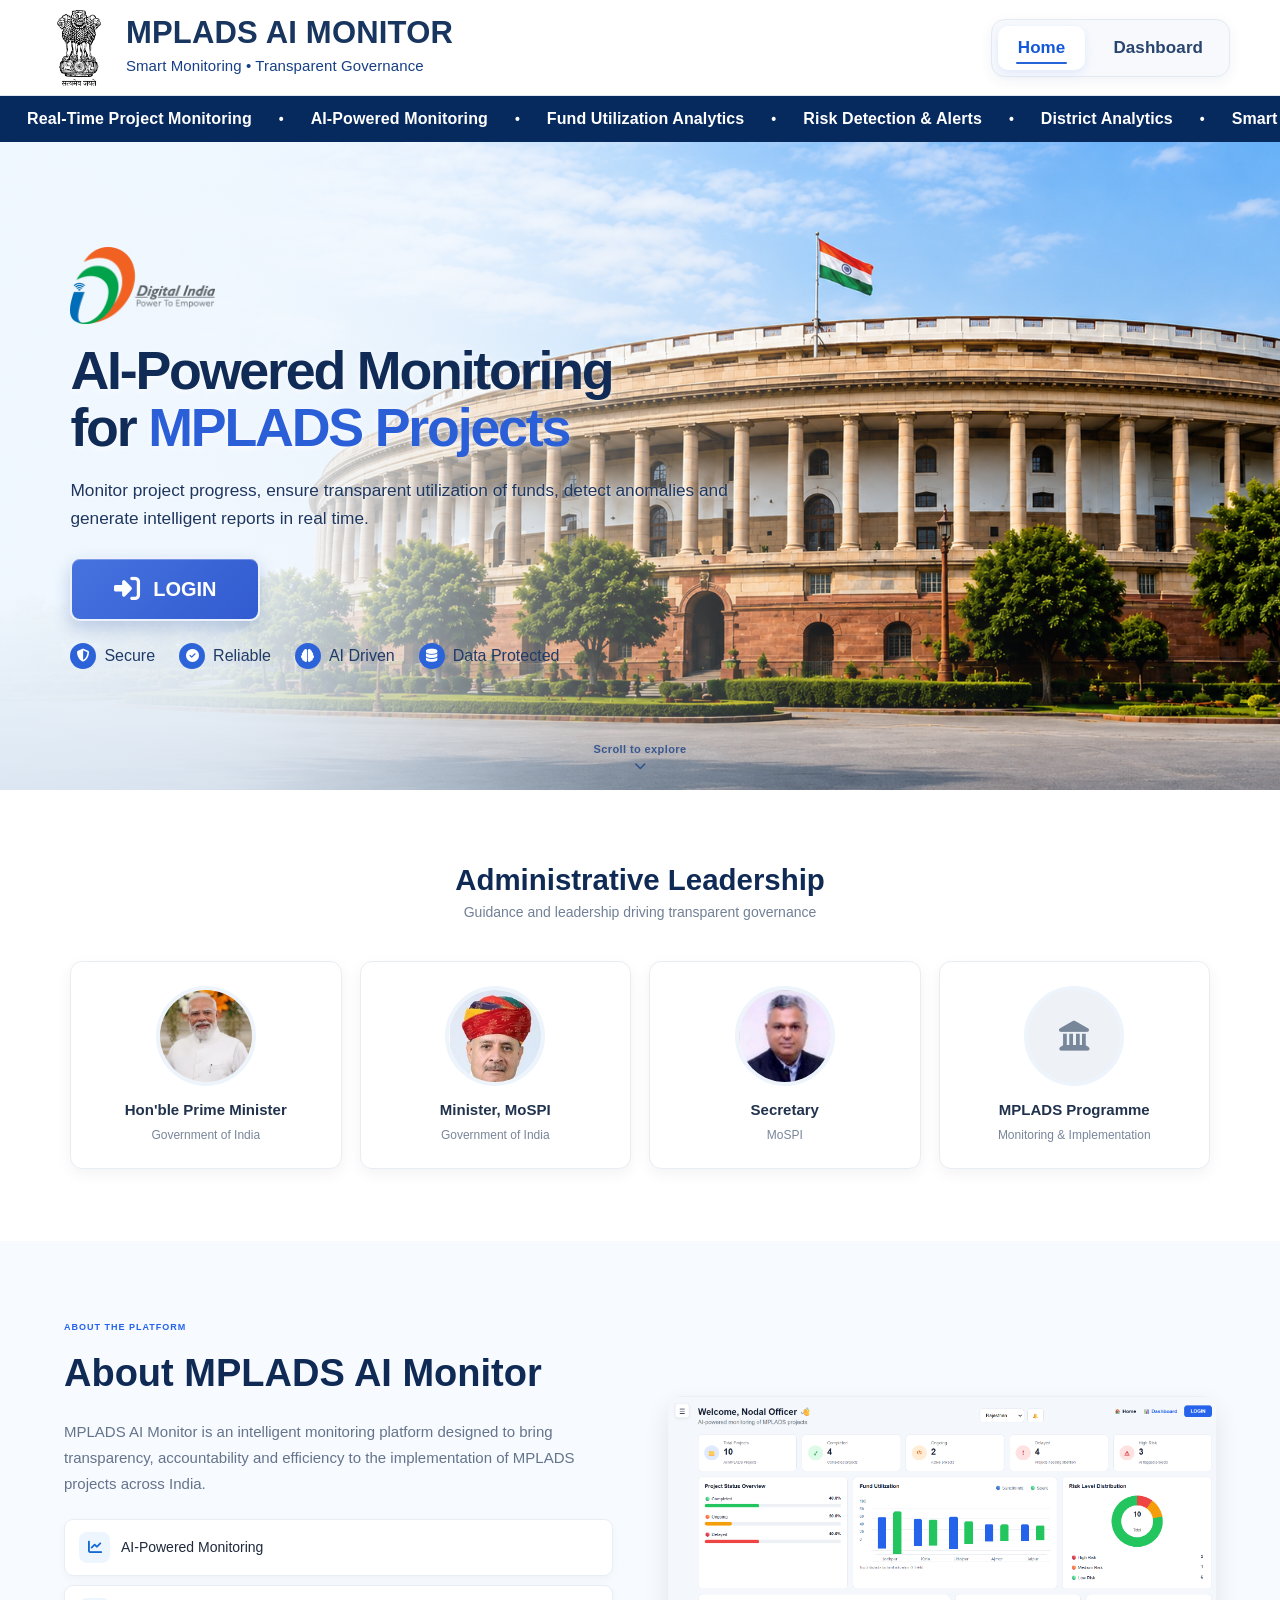
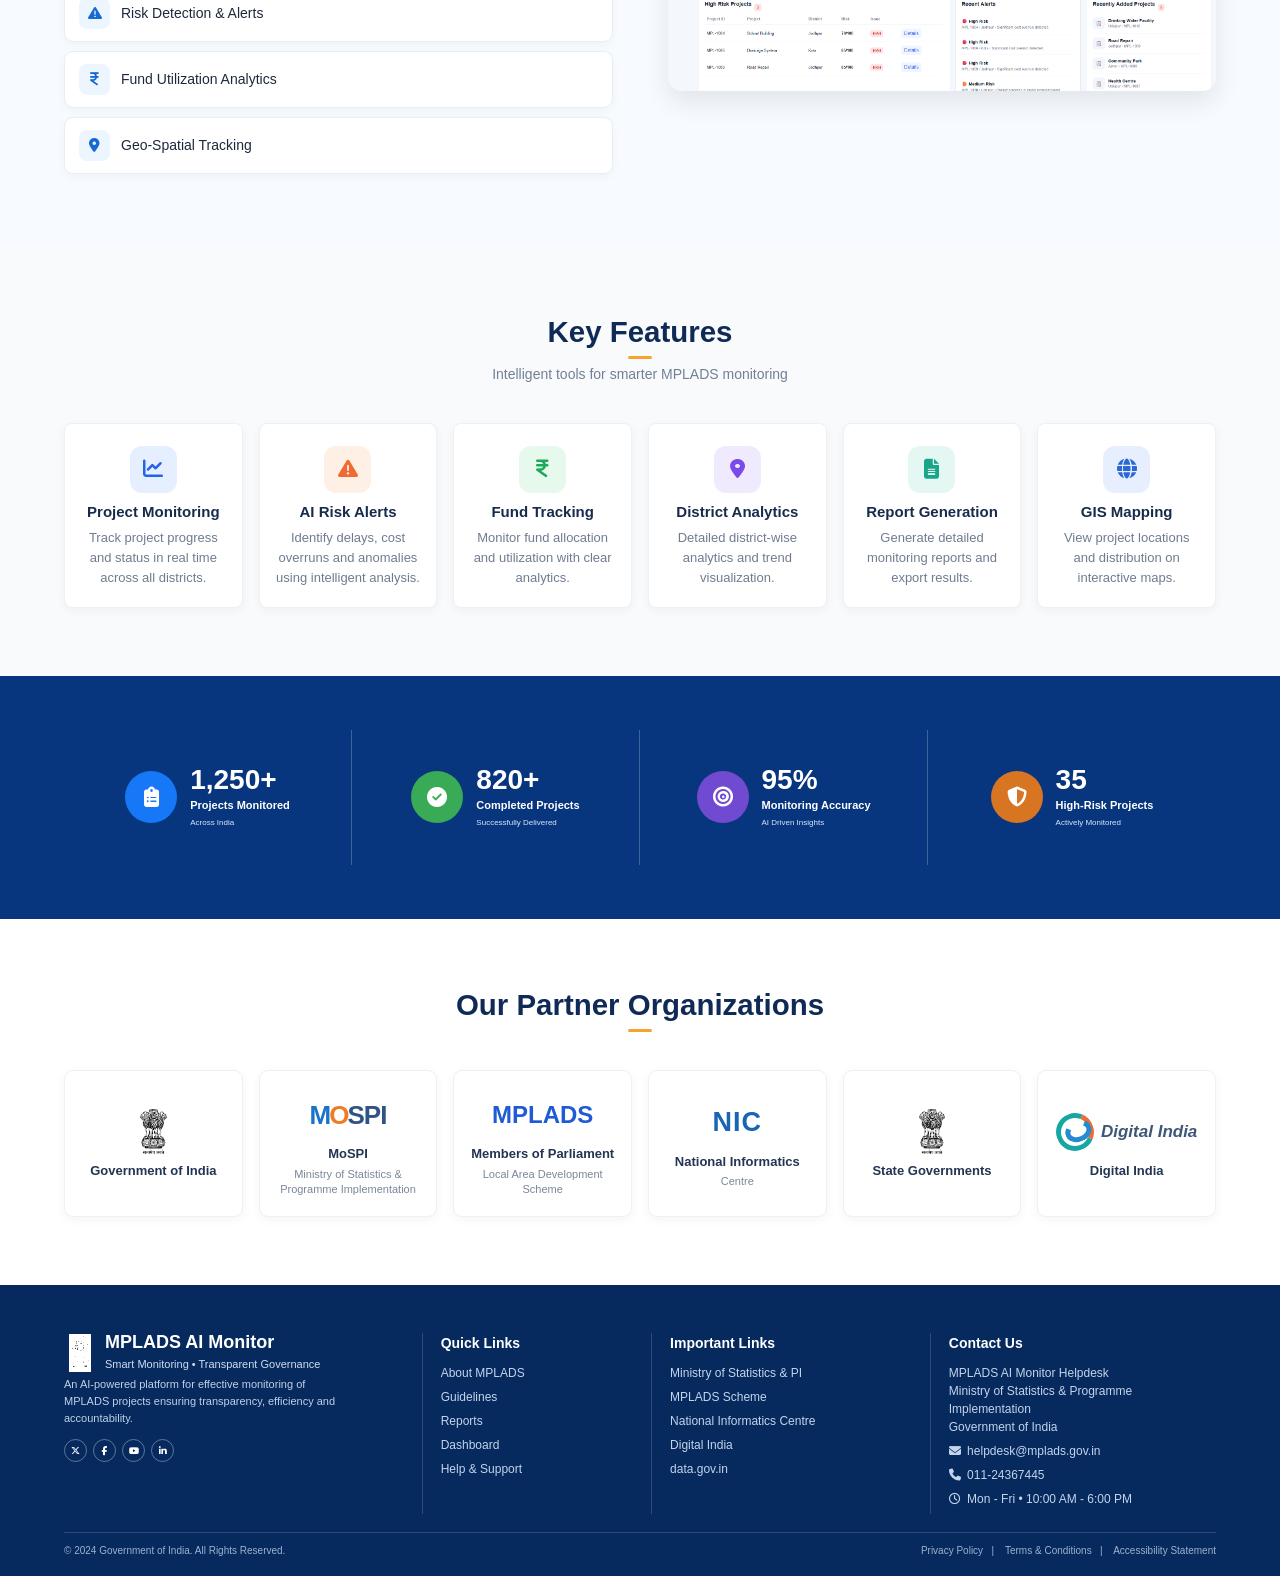
<file: home.html>
<!DOCTYPE html>
<html lang="en">

<head>
    <meta charset="UTF-8">

    <meta name="viewport"
          content="width=device-width, initial-scale=1.0">

    <title>MPLADS AI Monitor</title>

    <link rel="stylesheet"
          href="home_style.css">

    <link rel="stylesheet"
          href="https://cdnjs.cloudflare.com/ajax/libs/font-awesome/6.5.1/css/all.min.css">
</head>


<body>


<!-- =====================================================
     HEADER
===================================================== -->

<header class="site-header">

    <div class="logo-section">

        <img src="images/emblem.png"
             alt="Government of India Emblem">

        <div class="brand-text">

            <h2>
                MPLADS AI MONITOR
            </h2>

            <p>
                Smart Monitoring • Transparent Governance
            </p>

        </div>

    </div>


    <nav class="home-navigation">

        <a href="home.html"
           class="active">
            Home
        </a>

        <a href="index.html">
            Dashboard
        </a>


    </nav>

</header>



<!-- =====================================================
     GOVERNMENT STYLE MOVING TICKER
===================================================== -->

<div class="ticker-bar">

    <div class="ticker-track">

        <div class="ticker-content">

            <span>Real-Time Project Monitoring</span>
            <b>•</b>

            <span>AI-Powered Monitoring</span>
            <b>•</b>

            <span>Fund Utilization Analytics</span>
            <b>•</b>

            <span>Risk Detection &amp; Alerts</span>
            <b>•</b>

            <span>District Analytics</span>
            <b>•</b>

            <span>Smart Governance</span>
            <b>•</b>

            <span>Transparent Governance</span>
            <b>•</b>

        </div>


        <!-- Exact duplicate for seamless movement -->

        <div class="ticker-content"
             aria-hidden="true">

            <span>Real-Time Project Monitoring</span>
            <b>•</b>

            <span>AI-Powered Monitoring</span>
            <b>•</b>

            <span>Fund Utilization Analytics</span>
            <b>•</b>

            <span>Risk Detection &amp; Alerts</span>
            <b>•</b>

            <span>District Analytics</span>
            <b>•</b>

            <span>Smart Governance</span>
            <b>•</b>

            <span>Transparent Governance</span>
            <b>•</b>

        </div>

    </div>

</div>



<!-- =====================================================
     HERO
===================================================== -->

<section class="hero">
    <div class="scroll-cue" aria-hidden="true">
        <span>Scroll to explore</span>
        <i class="fa-solid fa-chevron-down"></i>
    </div>


    <div class="hero-content">


        <!-- DIGITAL INDIA LOGO -->

        <div class="hero-brand-row">

            <div class="digital-india">

                <img src="images/digital-india.png"
                     alt="Digital India - Power To Empower">

            </div>

        </div>



        <!-- HERO HEADING -->

        <h1>

            AI-Powered Monitoring

            <br>

            for
            <span>MPLADS Projects</span>

        </h1>



        <!-- HERO DESCRIPTION -->

        <p>

            Monitor project progress, ensure transparent utilization
            of funds, detect anomalies and generate intelligent
            reports in real time.

        </p>



        <!-- LOGIN BUTTON -->

        <div class="hero-buttons">

            <a href="login.html"
               class="btn-primary">

                <i class="fa-solid fa-right-to-bracket"></i>

                LOGIN

            </a>

        </div>



        <!-- HERO FEATURES -->

        <div class="hero-tags">

            <span>

                <i class="fa-solid fa-shield-halved"></i>

                Secure

            </span>


            <span>

                <i class="fa-solid fa-circle-check"></i>

                Reliable

            </span>


            <span>

                <i class="fa-solid fa-brain"></i>

                AI Driven

            </span>


            <span>

                <i class="fa-solid fa-database"></i>

                Data Protected

            </span>

        </div>


    </div>

</section>



<!-- =====================================================
     LEADERSHIP
===================================================== -->

<section class="leadership">


    <div class="section-heading">

        <h2>
            Administrative Leadership
        </h2>

        <p>
            Guidance and leadership driving transparent governance
        </p>

    </div>



    <div class="leaders">


        <div class="leader-card">

            <div class="leader-image">

                <img src="images/person1.jpg"
                     alt="Leadership">

            </div>

            <h4>
                Hon'ble Prime Minister
            </h4>

            <p>
                Government of India
            </p>

        </div>



        <div class="leader-card">

            <div class="leader-image">

                <img src="images/person2.jpg"
                     alt="Leadership">

            </div>

            <h4>
                Minister, MoSPI
            </h4>

            <p>
                Government of India
            </p>

        </div>



        <div class="leader-card">

            <div class="leader-image">

                <img src="images/person3.jpg"
                     alt="Leadership">

            </div>

            <h4>
                Secretary
            </h4>

            <p>
                MoSPI
            </p>

        </div>



        <div class="leader-card">

            <div class="leader-image placeholder">

                <i class="fa-solid fa-landmark"></i>

            </div>

            <h4>
                MPLADS Programme
            </h4>

            <p>
                Monitoring &amp; Implementation
            </p>

        </div>


    </div>

</section>



<!-- =====================================================
     ABOUT
===================================================== -->

<section class="about"
         id="about">


    <div class="about-content">


        <span class="small-label">
            ABOUT THE PLATFORM
        </span>


        <h2>
            About MPLADS AI Monitor
        </h2>


        <p>

            MPLADS AI Monitor is an intelligent monitoring platform
            designed to bring transparency, accountability and
            efficiency to the implementation of MPLADS projects
            across India.

        </p>



        <div class="about-list">


            <div class="about-item">

                <span class="about-icon">

                    <i class="fa-solid fa-chart-line"></i>

                </span>

                <span>
                    AI-Powered Monitoring
                </span>

            </div>



            <div class="about-item">

                <span class="about-icon">

                    <i class="fa-solid fa-triangle-exclamation"></i>

                </span>

                <span>
                    Risk Detection &amp; Alerts
                </span>

            </div>



            <div class="about-item">

                <span class="about-icon">

                    <i class="fa-solid fa-indian-rupee-sign"></i>

                </span>

                <span>
                    Fund Utilization Analytics
                </span>

            </div>



            <div class="about-item">

                <span class="about-icon">

                    <i class="fa-solid fa-location-dot"></i>

                </span>

                <span>
                    Geo-Spatial Tracking
                </span>

            </div>


        </div>


    </div>



    <div class="about-image">

        <img src="images/dashboard-preview.png"
             alt="MPLADS AI Monitor Dashboard Preview">

    </div>


</section>



<!-- =====================================================
     FEATURES
===================================================== -->

<section class="features">


    <div class="section-heading feature-heading">

        <h2>
            Key Features
        </h2>

        <div class="heading-line"></div>

        <p>
            Intelligent tools for smarter MPLADS monitoring
        </p>

    </div>



    <div class="feature-grid">


        <div class="feature-card">

            <div class="feature-icon blue">

                <i class="fa-solid fa-chart-line"></i>

            </div>

            <h3>
                Project Monitoring
            </h3>

            <p>
                Track project progress and status in real time
                across all districts.
            </p>

        </div>



        <div class="feature-card">

            <div class="feature-icon orange">

                <i class="fa-solid fa-triangle-exclamation"></i>

            </div>

            <h3>
                AI Risk Alerts
            </h3>

            <p>
                Identify delays, cost overruns and anomalies
                using intelligent analysis.
            </p>

        </div>



        <div class="feature-card">

            <div class="feature-icon green">

                <i class="fa-solid fa-indian-rupee-sign"></i>

            </div>

            <h3>
                Fund Tracking
            </h3>

            <p>
                Monitor fund allocation and utilization with
                clear analytics.
            </p>

        </div>



        <div class="feature-card">

            <div class="feature-icon purple">

                <i class="fa-solid fa-location-dot"></i>

            </div>

            <h3>
                District Analytics
            </h3>

            <p>
                Detailed district-wise analytics and trend
                visualization.
            </p>

        </div>



        <div class="feature-card">

            <div class="feature-icon teal">

                <i class="fa-solid fa-file-lines"></i>

            </div>

            <h3>
                Report Generation
            </h3>

            <p>
                Generate detailed monitoring reports and
                export results.
            </p>

        </div>



        <div class="feature-card">

            <div class="feature-icon navy">

                <i class="fa-solid fa-globe"></i>

            </div>

            <h3>
                GIS Mapping
            </h3>

            <p>
                View project locations and distribution on
                interactive maps.
            </p>

        </div>


    </div>

</section>



<!-- =====================================================
     STATISTICS
===================================================== -->

<section class="stats">


    <div class="stat-box">

        <div class="stat-icon stat-blue">

            <i class="fa-solid fa-clipboard-list"></i>

        </div>

        <div>

            <h2>
                1,250+
            </h2>

            <p>
                Projects Monitored
            </p>

            <small>
                Across India
            </small>

        </div>

    </div>



    <div class="stat-box">

        <div class="stat-icon stat-green">

            <i class="fa-solid fa-circle-check"></i>

        </div>

        <div>

            <h2>
                820+
            </h2>

            <p>
                Completed Projects
            </p>

            <small>
                Successfully Delivered
            </small>

        </div>

    </div>



    <div class="stat-box">

        <div class="stat-icon stat-purple">

            <i class="fa-solid fa-bullseye"></i>

        </div>

        <div>

            <h2>
                95%
            </h2>

            <p>
                Monitoring Accuracy
            </p>

            <small>
                AI Driven Insights
            </small>

        </div>

    </div>



    <div class="stat-box">

        <div class="stat-icon stat-orange">

            <i class="fa-solid fa-shield-halved"></i>

        </div>

        <div>

            <h2>
                35
            </h2>

            <p>
                High-Risk Projects
            </p>

            <small>
                Actively Monitored
            </small>

        </div>

    </div>


</section>



<!-- =====================================================
     PARTNERS
===================================================== -->

<section class="partners">


    <div class="section-heading partner-heading">

        <h2>
            Our Partner Organizations
        </h2>

        <div class="heading-line"></div>

    </div>



    <div class="partner-grid">


        <div class="partner-card">

            <div class="partner-image emblem-symbol">

                <img src="images/emblem.png"
                     alt="Government of India">

            </div>

            <strong>
                Government of India
            </strong>

        </div>



        <div class="partner-card">

            <div class="partner-logo mospilogo">

                <span class="logo-m">M</span>
                <span class="logo-o">O</span>
                <span class="logo-spi">SPI</span>

            </div>

            <strong>
                MoSPI
            </strong>

            <span>
                Ministry of Statistics &amp;<br>
                Programme Implementation
            </span>

        </div>



        <div class="partner-card">

            <div class="partner-logo text-logo">
                MPLADS
            </div>

            <strong>
                Members of Parliament
            </strong>

            <span>
                Local Area Development<br>
                Scheme
            </span>

        </div>



        <div class="partner-card">

            <div class="partner-logo nic-logo">
                NIC
            </div>

            <strong>
                National Informatics
            </strong>

            <span>
                Centre
            </span>

        </div>



        <div class="partner-card">

            <div class="partner-image emblem-symbol">

                <img src="images/emblem.png"
                     alt="State Governments">

            </div>

            <strong>
                State Governments
            </strong>

        </div>



        <div class="partner-card">

            <div class="partner-logo digital-logo">

                <span class="digital-mark"></span>

                Digital India

            </div>

            <strong>
                Digital India
            </strong>

        </div>


    </div>

</section>



<!-- =====================================================
     FOOTER
===================================================== -->

<footer>


    <div class="footer-top">


        <div class="footer-brand">


            <div class="footer-brand-title">


                <div class="footer-emblem">

                    <img src="images/emblem.png"
                         alt="Government of India">

                </div>


                <div>

                    <h3>
                        MPLADS AI Monitor
                    </h3>

                    <p>
                        Smart Monitoring • Transparent Governance
                    </p>

                </div>


            </div>



            <p class="footer-description">

                An AI-powered platform for effective monitoring
                of MPLADS projects ensuring transparency,
                efficiency and accountability.

            </p>



            <div class="social-links">

                <a href="#"
                   aria-label="X">

                    <i class="fa-brands fa-x-twitter"></i>

                </a>


                <a href="#"
                   aria-label="Facebook">

                    <i class="fa-brands fa-facebook-f"></i>

                </a>


                <a href="#"
                   aria-label="YouTube">

                    <i class="fa-brands fa-youtube"></i>

                </a>


                <a href="#"
                   aria-label="LinkedIn">

                    <i class="fa-brands fa-linkedin-in"></i>

                </a>

            </div>


        </div>



        <div class="footer-column">

            <h4>
                Quick Links
            </h4>

            <a href="#about">
                About MPLADS
            </a>

            <a href="#">
                Guidelines
            </a>

            <a href="reports.html">
                Reports
            </a>

            <a href="index.html">
                Dashboard
            </a>

            <a href="#">
                Help &amp; Support
            </a>

        </div>



        <div class="footer-column">

            <h4>
                Important Links
            </h4>

            <a href="https://www.mospi.gov.in/"
               target="_blank"
               rel="noopener">
                Ministry of Statistics &amp; PI
            </a>

            <a href="https://mplads.mospi.gov.in/"
               target="_blank"
               rel="noopener">
                MPLADS Scheme
            </a>

            <a href="https://www.nic.gov.in/"
               target="_blank"
               rel="noopener">
                National Informatics Centre
            </a>

            <a href="https://www.digitalindia.gov.in/"
               target="_blank"
               rel="noopener">
                Digital India
            </a>

            <a href="https://www.data.gov.in/"
               target="_blank"
               rel="noopener">
                data.gov.in
            </a>

        </div>



        <div class="footer-column contact-column">

            <h4>
                Contact Us
            </h4>

            <p>

                MPLADS AI Monitor Helpdesk<br>

                Ministry of Statistics &amp;
                Programme Implementation<br>

                Government of India

            </p>


            <p>

                <i class="fa-solid fa-envelope"></i>

                helpdesk@mplads.gov.in

            </p>


            <p>

                <i class="fa-solid fa-phone"></i>

                011-24367445

            </p>


            <p>

                <i class="fa-regular fa-clock"></i>

                Mon - Fri • 10:00 AM - 6:00 PM

            </p>

        </div>


    </div>



    <div class="footer-bottom">

        <span>
            © 2024 Government of India. All Rights Reserved.
        </span>

        <span>
            Privacy Policy&nbsp;&nbsp; | &nbsp;&nbsp;
            Terms &amp; Conditions&nbsp;&nbsp; | &nbsp;&nbsp;
            Accessibility Statement
        </span>

    </div>


</footer>


</body>

</html>
</file>
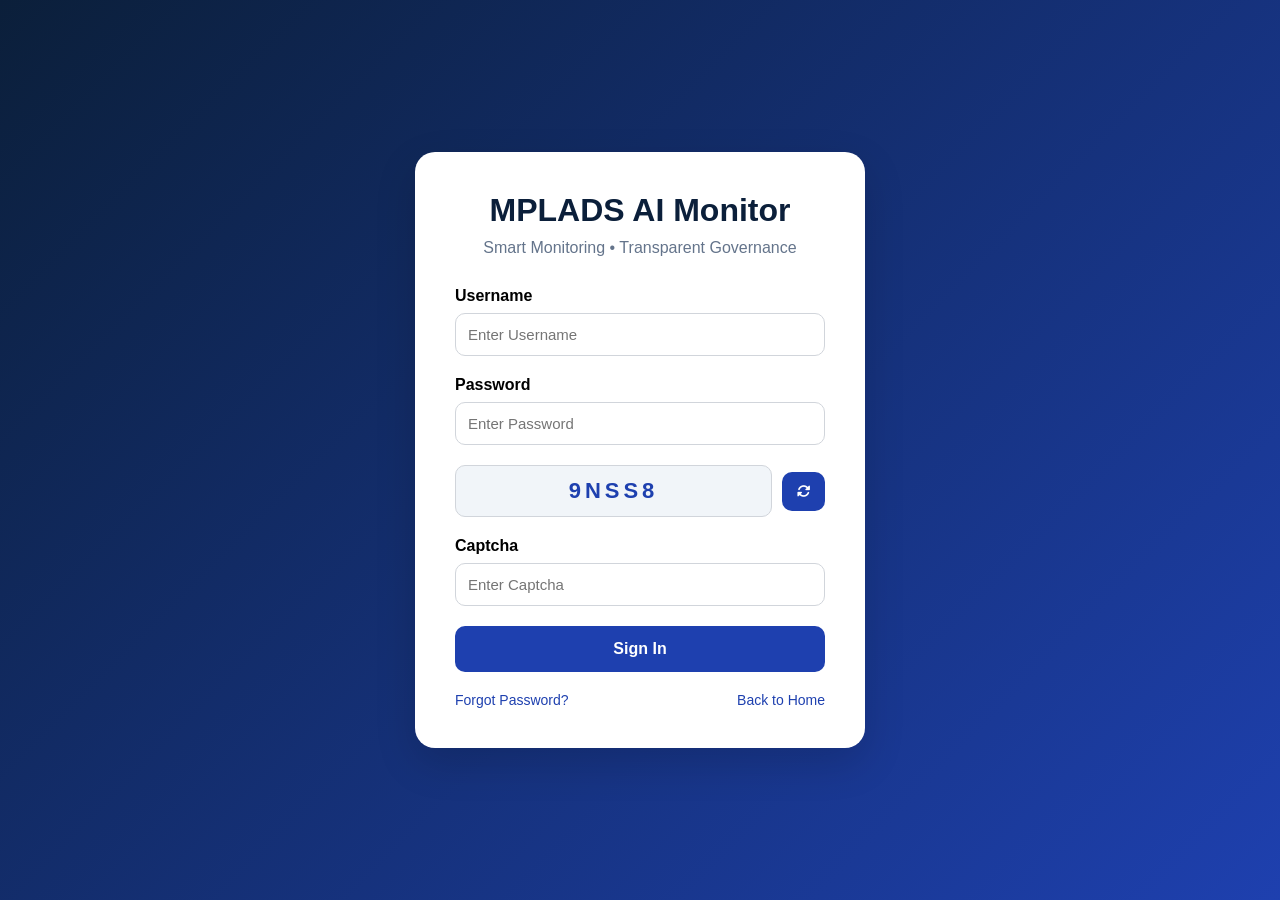
<file: login.html>
<!DOCTYPE html>
<html lang="en">

<head>

    <meta charset="UTF-8">

    <meta name="viewport" content="width=device-width, initial-scale=1.0">

    <title>Login - MPLADS AI Monitor</title>

    <link rel="stylesheet" href="login_style.css">

    <link rel="stylesheet" href="https://cdnjs.cloudflare.com/ajax/libs/font-awesome/6.5.1/css/all.min.css">

</head>


<body>


    <div class="login-container">


        <div class="login-card">


            <!-- HEADER -->

            <div class="login-header">

                <h1>
                    MPLADS AI Monitor
                </h1>

                <p>
                    Smart Monitoring • Transparent Governance
                </p>

            </div>



            <!-- LOGIN FORM -->

            <form onsubmit="loginUser(event)">


                <!-- USERNAME -->

                <div class="input-group">

                    <label>
                        Username
                    </label>

                    <input type="text" name="username" id="username" placeholder="Enter Username" required>

                </div>



                <!-- PASSWORD -->

                <div class="input-group">

                    <label>
                        Password
                    </label>

                    <input type="password" name="password" id="password" placeholder="Enter Password" required>

                </div>



                <!-- CAPTCHA -->

                <div class="captcha-box">

                    <div class="captcha-code" id="captchaCode">

                        7X4KP

                    </div>


                    <button type="button" class="refresh-btn" onclick="generateCaptcha()">

                        <i class="fa-solid fa-rotate"></i>

                    </button>

                </div>



                <!-- CAPTCHA INPUT -->

                <div class="input-group">

                    <label>
                        Captcha
                    </label>

                    <input type="text" id="captchaInput" placeholder="Enter Captcha" autocomplete="off" required>

                </div>



                <!-- LOGIN BUTTON -->

                <button type="submit" class="login-btn">

                    Sign In

                </button>


            </form>



            <!-- BOTTOM LINKS -->

            <div class="bottom-links">

                <a href="#">
                    Forgot Password?
                </a>


                <a href="home.html">
                    Back to Home
                </a>

            </div>


        </div>

    </div>



    <script>

        /* =====================================================
           CAPTCHA
        ====================================================== */

        let currentCaptcha = "7X4KP";


        function generateCaptcha() {

            const characters =
                "ABCDEFGHJKLMNPQRSTUVWXYZ23456789";


            currentCaptcha = "";


            for (let i = 0; i < 5; i++) {

                currentCaptcha +=
                    characters[
                    Math.floor(
                        Math.random() *
                        characters.length
                    )
                    ];

            }


            document.getElementById(
                "captchaCode"
            ).innerText =
                currentCaptcha;


            document.getElementById(
                "captchaInput"
            ).value = "";

        }



        /* =====================================================
           LOGIN
        ====================================================== */

        function loginUser(event) {

            event.preventDefault();


            const username =
                document.getElementById(
                    "username"
                ).value.trim();


            const password =
                document.getElementById(
                    "password"
                ).value;


            const captcha =
                document.getElementById(
                    "captchaInput"
                ).value
                    .trim()
                    .toUpperCase();



            /* -------------------------
               BASIC VALIDATION
            ------------------------- */

            if (!username || !password) {

                alert(
                    "Please enter username and password."
                );

                return;

            }



            /* -------------------------
               CAPTCHA VALIDATION
            ------------------------- */

            if (captcha !== currentCaptcha) {

                alert(
                    "Invalid CAPTCHA. Please try again."
                );


                generateCaptcha();


                return;

            }



            /* -------------------------
               DEMO LOGIN
            ------------------------- */

            sessionStorage.setItem("mpladsLoggedIn", "true");
            localStorage.removeItem("mpladsLoggedIn");


            localStorage.setItem(
                "mpladsUsername",
                username
            );


            /* -------------------------
               AFTER LOGIN
            ------------------------- */

            window.location.href =
                "index.html";

        }



        /* =====================================================
           INITIAL CAPTCHA
        ====================================================== */

        document.addEventListener(
            "DOMContentLoaded",
            function () {

                generateCaptcha();

            }
        );

    </script>


</body>

</html>
</file>
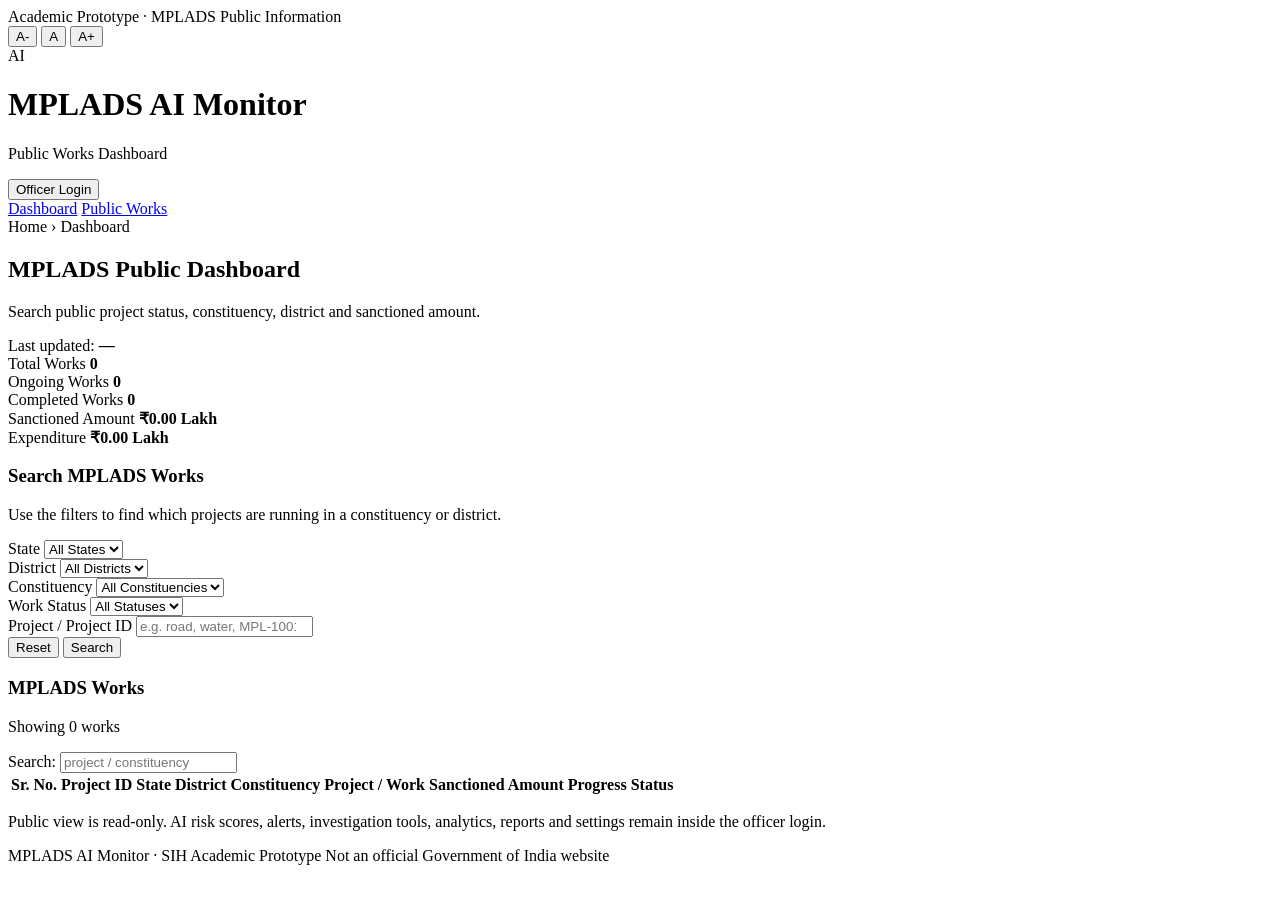
<file: public_dashboard.html>
<!DOCTYPE html>
<html lang="en">
<head>
  <meta charset="UTF-8">
  <meta name="viewport" content="width=device-width, initial-scale=1.0">
  <title>MPLADS Public Dashboard</title>
  <link rel="stylesheet" href="public_dashboard.css">
  <script>
    // A logged-in officer should see the existing detailed dashboard.
    if (sessionStorage.getItem('mpladsLoggedIn') === 'true') {
      window.location.replace('/dashboard');
    }
  </script>
</head>
<body>
  <div class="utility-bar">
    <div class="page-width utility-inner">
      <span>Academic Prototype · MPLADS Public Information</span>
      <div class="utility-actions">
        <button type="button" data-font="down">A-</button>
        <button type="button" data-font="reset">A</button>
        <button type="button" data-font="up">A+</button>
      </div>
    </div>
  </div>

  <header class="header">
    <div class="page-width header-inner">
      <div class="brand">
        <div class="brand-badge">AI</div>
        <div>
          <h1>MPLADS AI Monitor</h1>
          <p>Public Works Dashboard</p>
        </div>
      </div>
      <button class="login-button" id="loginButton" type="button">Officer Login</button>
    </div>
  </header>

  <nav class="main-nav">
    <div class="page-width nav-inner">
      <a class="active" href="#dashboard">Dashboard</a>
      <a href="#works">Public Works</a>
    </div>
  </nav>

  <main class="page-width" id="dashboard">
    <div class="breadcrumb">Home <span>›</span> Dashboard</div>

    <section class="page-heading">
      <div>
        <h2>MPLADS Public Dashboard</h2>
        <p>Search public project status, constituency, district and sanctioned amount.</p>
      </div>
      <div class="updated">Last updated: <strong id="lastUpdated">—</strong></div>
    </section>

    <section class="summary-grid" aria-label="Public project summary">
      <article class="summary-card">
        <span>Total Works</span>
        <strong id="totalWorks">0</strong>
      </article>
      <article class="summary-card">
        <span>Ongoing Works</span>
        <strong id="ongoingWorks">0</strong>
      </article>
      <article class="summary-card">
        <span>Completed Works</span>
        <strong id="completedWorks">0</strong>
      </article>
      <article class="summary-card">
        <span>Sanctioned Amount</span>
        <strong id="sanctionedAmount">₹0.00 Lakh</strong>
      </article>
      <article class="summary-card">
        <span>Expenditure</span>
        <strong id="spentAmount">₹0.00 Lakh</strong>
      </article>
    </section>

    <section class="filter-box" aria-labelledby="filterTitle">
      <div class="filter-title-row">
        <div>
          <h3 id="filterTitle">Search MPLADS Works</h3>
          <p>Use the filters to find which projects are running in a constituency or district.</p>
        </div>
      </div>

      <form id="filterForm" class="filters">
        <div class="field">
          <label for="stateFilter">State</label>
          <select id="stateFilter">
            <option value="">All States</option>
          </select>
        </div>
        <div class="field">
          <label for="districtFilter">District</label>
          <select id="districtFilter">
            <option value="">All Districts</option>
          </select>
        </div>
        <div class="field">
          <label for="constituencyFilter">Constituency</label>
          <select id="constituencyFilter">
            <option value="">All Constituencies</option>
          </select>
        </div>
        <div class="field">
          <label for="statusFilter">Work Status</label>
          <select id="statusFilter">
            <option value="">All Statuses</option>
            <option value="Ongoing">Ongoing</option>
            <option value="Completed">Completed</option>
            <option value="Delayed">Delayed</option>
          </select>
        </div>
        <div class="field project-field">
          <label for="projectSearch">Project / Project ID</label>
          <input id="projectSearch" type="search" placeholder="e.g. road, water, MPL-1001">
        </div>
        <div class="filter-buttons">
          <button type="button" class="button secondary" id="resetButton">Reset</button>
          <button type="submit" class="button primary">Search</button>
        </div>
      </form>
    </section>

    <section class="works-section" id="works">
      <div class="table-heading">
        <div>
          <h3>MPLADS Works</h3>
          <p id="resultText">Showing 0 works</p>
        </div>
        <div class="quick-search">
          <label for="quickSearch">Search:</label>
          <input id="quickSearch" type="search" placeholder="project / constituency">
        </div>
      </div>

      <div class="table-wrap">
        <table>
          <thead>
            <tr>
              <th>Sr. No.</th>
              <th>Project ID</th>
              <th>State</th>
              <th>District</th>
              <th>Constituency</th>
              <th>Project / Work</th>
              <th>Sanctioned Amount</th>
              <th>Progress</th>
              <th>Status</th>
            </tr>
          </thead>
          <tbody id="worksBody"></tbody>
        </table>
      </div>
      <div class="empty" id="emptyMessage" hidden>No projects match the selected filters.</div>
    </section>

    <p class="prototype-note">
      Public view is read-only. AI risk scores, alerts, investigation tools, analytics, reports and settings remain inside the officer login.
    </p>
  </main>

  <footer>
    <div class="page-width footer-inner">
      <span>MPLADS AI Monitor · SIH Academic Prototype</span>
      <span>Not an official Government of India website</span>
    </div>
  </footer>

  <script src="public_dashboard.js"></script>
</body>
</html>
</file>
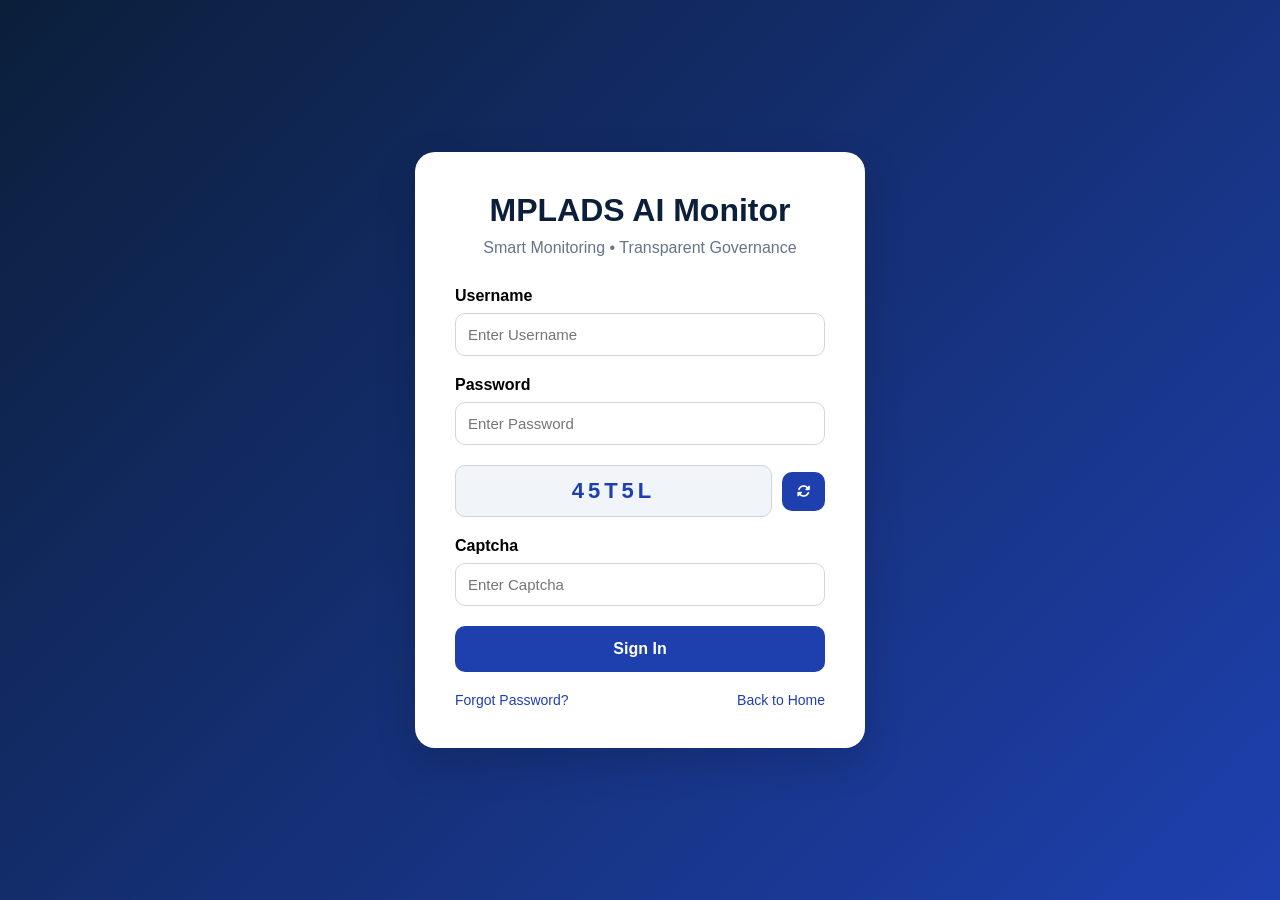
<file: reports.html>
<!DOCTYPE html>

<html lang="en">
<head>
<meta charset="utf-8"/>
<meta content="width=device-width, initial-scale=1.0" name="viewport"/>
<title>MPLADS AI - Reports</title>
<link href="style.css" rel="stylesheet"/>
<link href="report_style.css" rel="stylesheet"/>
<link href="https://cdnjs.cloudflare.com/ajax/libs/font-awesome/6.5.1/css/all.min.css" rel="stylesheet"/>
<script>
        if (sessionStorage.getItem("mpladsLoggedIn") !== "true") {
            window.location.replace("login.html");
        }
    </script>
<link href="sidebar.css" rel="stylesheet"/></head>
<body class="reports-page">
<div class="app">
<aside class="sidebar unified-sidebar" id="reportsSidebar"><div class="logo unified-logo"><div class="logo-box">AI</div><div><h2>MPLADS</h2><p>AI MONITOR</p></div></div><nav class="unified-nav" id="mainNav"><a class="unified-nav-item" href="home.html"><i aria-hidden="true" class="fa-solid fa-house nav-icon"></i><span>Home</span></a><a class="unified-nav-item" href="index.html"><i aria-hidden="true" class="fa-solid fa-table-columns nav-icon"></i><span>Dashboard</span></a><a class="unified-nav-item" href="projects.html"><i aria-hidden="true" class="fa-regular fa-folder nav-icon"></i><span>Projects</span></a><a class="unified-nav-item" href="alerts.html"><i aria-hidden="true" class="fa-solid fa-triangle-exclamation nav-icon"></i><span>Risk Alerts</span></a><a class="unified-nav-item" href="analytics.html"><i aria-hidden="true" class="fa-solid fa-chart-column nav-icon"></i><span>Analytics</span></a><a class="unified-nav-item" href="map.html"><i aria-hidden="true" class="fa-regular fa-map nav-icon"></i><span>Map View</span></a><a aria-current="page" class="unified-nav-item active" href="reports.html"><i aria-hidden="true" class="fa-regular fa-file-lines nav-icon"></i><span>Reports</span></a><a class="unified-nav-item" href="settings.html"><i aria-hidden="true" class="fa-solid fa-gear nav-icon"></i><span>Settings</span></a></nav><div class="user-box unified-user-box"><div aria-hidden="true" class="officer-avatar">NO</div><div class="officer-meta"><b>Nodal Officer</b><p>Rajasthan</p><span><i aria-hidden="true" class="online-dot"></i>Online</span></div></div></aside>
<main class="main reports-main" id="reportsMain">
<button aria-label="Toggle sidebar" class="sidebar-toggle" id="sidebarToggle" onclick="toggleSidebar()" type="button">
<i class="fa-solid fa-bars" aria-hidden="true"></i>
</button>
<header class="reports-header">
<div>
<h1>Reports &amp; Export</h1>
<p>Generate and download MPLADS monitoring reports</p>
</div>
<button class="generate-btn" onclick="openGenerateModal()" type="button">
<i class="fa-solid fa-plus"></i>
                    Generate New Report
                </button>
</header>
<section class="report-stat-grid">
<article class="report-stat-card">
<div class="stat-icon stat-blue"><i class="fa-regular fa-file-lines"></i></div>
<div><span>Total Reports</span><strong id="statTotalReports">—</strong><small>Generated Reports</small></div>
</article>
<article class="report-stat-card">
<div class="stat-icon stat-green"><i class="fa-regular fa-calendar-check"></i></div>
<div><span>This Month</span><strong id="statThisMonth">—</strong><small>Reports Generated</small></div>
</article>
<article class="report-stat-card">
<div class="stat-icon stat-purple"><i class="fa-solid fa-download"></i></div>
<div><span>Downloads</span><strong id="statDownloads">—</strong><small>Total Downloads</small></div>
</article>
<article class="report-stat-card">
<div class="stat-icon stat-orange"><i class="fa-regular fa-clock"></i></div>
<div><span>Last Report</span><strong id="statLastReport">—</strong><small id="statLastReportName">Latest generated report</small></div>
</article>
<article class="report-stat-card">
<div class="stat-icon stat-red"><i class="fa-regular fa-clipboard"></i></div>
<div><span>Scheduled</span><strong id="statScheduled">—</strong><small>Auto Reports</small></div>
</article>
</section>
<section class="report-filter-panel">
<label>
<span>Report Type</span>
<select id="reportType">
<option value="">All Reports</option>
<option value="Summary">Summary</option>
<option value="Risk">Risk Analysis</option>
<option value="Financial">Financial</option>
<option value="Progress">Progress</option>
<option value="Status">Status</option>
</select>
</label>
<label>
<span>District</span>
<select id="districtFilter">
<option value="">All Districts</option>
<option value="Rajasthan">Rajasthan</option>
<option value="Jaipur">Jaipur</option>
<option value="Kota">Kota</option>
<option value="Ajmer">Ajmer</option>
<option value="Jodhpur">Jodhpur</option>
<option value="Udaipur">Udaipur</option>
</select>
</label>
<label>
<span>Date From</span>
<input id="fromDate" type="date"/>
</label>
<label>
<span>Date To</span>
<input id="toDate" type="date"/>
</label>
<button class="filter-btn" onclick="applyReportFilters()" type="button">
<i class="fa-solid fa-filter"></i> Filter
                </button>
<button class="reset-btn" onclick="resetReportFilters()" type="button">
<i class="fa-solid fa-rotate-right"></i> Reset
                </button>
</section>
<section class="reports-content-grid">
<div class="report-panel reports-table-panel">
<div class="panel-title-row">
<h2>Recent Reports</h2>
<span class="result-count" id="reportResultCount"></span>
</div>
<div class="report-table-wrap">
<table class="reports-table">
<thead>
<tr>
<th>Report Name</th>
<th>Type</th>
<th>District</th>
<th>Generated On</th>
<th>Size</th>
<th>Actions</th>
</tr>
</thead>
<tbody id="reportsTableBody">
<tr><td class="table-message" colspan="6">Loading reports…</td></tr>
</tbody>
</table>
</div>
<div class="table-footer">
<button class="view-all-btn" id="viewAllBtn" onclick="toggleViewAll()" type="button">View All Reports</button>
</div>
</div>
<aside class="report-panel preview-panel">
<div class="preview-title-row">
<h2>Report Preview</h2>
<select aria-label="Choose report to preview" id="previewReportSelect"></select>
</div>
<div class="preview-divider"></div>
<h3>Executive Summary</h3>
<div class="preview-summary-grid">
<div class="preview-metric"><span>Total Projects</span><strong id="previewTotalProjects">—</strong></div>
<div class="preview-metric"><span>Total Sanctioned</span><strong id="previewSanctioned">—</strong></div>
<div class="preview-metric"><span>Total Spent</span><strong id="previewSpent">—</strong></div>
<div class="preview-metric"><span class="green-text">Avg Progress</span><strong id="previewProgress">—</strong></div>
</div>
<div class="preview-visual-grid">
<div class="preview-box risk-box">
<h3>Risk Distribution</h3>
<div class="risk-visual-wrap">
<div class="risk-donut" id="riskDonut"><div class="risk-donut-center"><span id="riskDonutTotal">0</span></div></div>
<div class="risk-legend">
<div><span><i class="legend-dot high-dot"></i>High Risk (<b id="riskHighCount">0</b>)</span><strong id="riskHighPct">0%</strong></div>
<div><span><i class="legend-dot medium-dot"></i>Medium Risk (<b id="riskMediumCount">0</b>)</span><strong id="riskMediumPct">0%</strong></div>
<div><span><i class="legend-dot low-dot"></i>Low Risk (<b id="riskLowCount">0</b>)</span><strong id="riskLowPct">0%</strong></div>
</div>
</div>
</div>
<div class="preview-box progress-box">
<h3>Project Progress</h3>
<div class="progress-ring" id="progressRing"><div><strong id="progressRingValue">0%</strong></div></div>
<p>Average Progress</p>
</div>
</div>
<div class="preview-box utilization-box">
<h3>Fund Utilization</h3>
<div class="utilization-values">
<span id="utilizationAmounts">—</span>
<strong id="utilizationPct">0%</strong>
</div>
<div class="utilization-track"><div id="utilizationBar"></div></div>
</div>
<button class="download-sample-btn" onclick="downloadSelectedReport()" type="button">
<i class="fa-solid fa-download"></i>
                        Download Selected Report
                    </button>
</aside>
</section>
</main>
</div>
<div aria-hidden="true" class="report-modal" id="generateModal">
<div aria-labelledby="generateModalTitle" aria-modal="true" class="report-modal-card" role="dialog">
<div class="modal-header">
<div>
<h2 id="generateModalTitle">Generate New Report</h2>
<p>Create a report from the latest MPLADS project data.</p>
</div>
<button aria-label="Close" class="modal-close" onclick="closeGenerateModal()" type="button">×</button>
</div>
<div class="modal-form-grid">
<label>
<span>Report Type</span>
<select id="newReportType">
<option value="Summary">District Summary</option>
<option value="Risk">Risk Analysis</option>
<option value="Financial">Fund Utilization</option>
<option value="Progress">Monthly Progress</option>
<option value="Status">Project Status</option>
</select>
</label>
<label>
<span>District</span>
<select id="newReportDistrict">
<option value="Rajasthan">Rajasthan (All Projects)</option>
<option value="Jaipur">Jaipur</option>
<option value="Kota">Kota</option>
<option value="Ajmer">Ajmer</option>
<option value="Jodhpur">Jodhpur</option>
<option value="Udaipur">Udaipur</option>
</select>
</label>
<label class="modal-full-field">
<span>Report Name <small>(optional)</small></span>
<input id="newReportName" maxlength="80" placeholder="Leave blank to use the default name" type="text"/>
</label>
</div>
<div class="modal-actions">
<button class="reset-btn" onclick="closeGenerateModal()" type="button">Cancel</button>
<button class="filter-btn" id="confirmGenerateBtn" onclick="generateNewReport()" type="button">
<i class="fa-solid fa-wand-magic-sparkles"></i> Generate Report
                </button>
</div>
</div>
</div>
<div aria-live="polite" class="report-toast" id="reportToast" role="status"></div>
<script>
    const state = {
        reports: [],
        filteredReports: [],
        selectedReportId: null,
        showAll: false
    };

    // Robust API connection: works when opened through Flask or VS Code Live Server.
    // It first tries the current origin, then automatically falls back to Flask on port 5000.
    function apiCandidates(path) {
        if (/^https?:\/\//i.test(path)) return [path];

        const candidates = [];
        if (window.location.protocol === 'http:' || window.location.protocol === 'https:') {
            candidates.push(`${window.location.origin}${path}`);
        }

        const flaskHosts = ['127.0.0.1', 'localhost'];
        flaskHosts.forEach(host => {
            const url = `http://${host}:5000${path}`;
            if (!candidates.includes(url)) candidates.push(url);
        });

        return candidates;
    }

    async function fetchApi(path, options = {}) {
        const candidates = apiCandidates(path);
        let lastError = null;

        for (const url of candidates) {
            try {
                const response = await fetch(url, options);
                if (response.ok) return response;

                // A Live Server 404 means the API is not on that port; try Flask next.
                lastError = new Error(`API request failed (${response.status}) at ${url}`);
            } catch (error) {
                lastError = error;
            }
        }

        throw new Error(
            `Could not connect to the Flask backend. Keep "python3 app.py" running on port 5000. ${lastError ? lastError.message : ''}`.trim()
        );
    }

    function toggleSidebar() {
        document.querySelector('.app').classList.toggle('sidebar-hidden');
    }

    function showToast(message, type = 'success') {
        const toast = document.getElementById('reportToast');
        toast.textContent = message;
        toast.className = `report-toast show ${type}`;
        clearTimeout(showToast.timer);
        showToast.timer = setTimeout(() => toast.classList.remove('show'), 2600);
    }

    function escapeHtml(value) {
        return String(value ?? '')
            .replaceAll('&', '&amp;')
            .replaceAll('<', '&lt;')
            .replaceAll('>', '&gt;')
            .replaceAll('"', '&quot;')
            .replaceAll("'", '&#039;');
    }

    function formatDateTime(value) {
        if (!value) return '—';
        const date = new Date(value);
        if (Number.isNaN(date.getTime())) return value;
        const dateText = date.toLocaleDateString('en-GB', {day: '2-digit', month: 'short', year: 'numeric'});
        const timeText = date.toLocaleTimeString('en-US', {hour: '2-digit', minute: '2-digit'});
        return `${dateText}<br><small>${timeText}</small>`;
    }

    function moneyLabel(lakh) {
        const value = Number(lakh || 0);
        if (Math.abs(value) >= 100) return `₹${(value / 100).toFixed(2)} Cr`;
        return `₹${value.toFixed(1).replace(/\.0$/, '')} L`;
    }

    function typeClass(type) {
        return {
            Summary: 'summary',
            Risk: 'risk',
            Financial: 'financial',
            Progress: 'progress',
            Status: 'status'
        }[type] || 'summary';
    }

    function typeLabel(type) {
        return type === 'Risk' ? 'Risk' : type;
    }

    async function api(url, options = {}) {
        const response = await fetchApi(url, options);
        const contentType = response.headers.get('content-type') || '';
        return contentType.includes('application/json') ? response.json() : response;
    }

    async function loadPage() {
        try {
            await Promise.all([loadStats(), loadReports()]);
        } catch (error) {
            console.error(error);
            showToast(error.message, 'error');
        }
    }

    async function loadStats() {
        const stats = await api('/api/reports/stats');
        document.getElementById('statTotalReports').textContent = stats.total_reports;
        document.getElementById('statThisMonth').textContent = stats.this_month;
        document.getElementById('statDownloads').textContent = stats.downloads;
        document.getElementById('statLastReport').textContent = stats.last_report_text;
        document.getElementById('statLastReportName').textContent = stats.last_report_name || 'No report generated';
        document.getElementById('statScheduled').textContent = stats.scheduled;
    }

    async function loadReports() {
        const params = new URLSearchParams();
        const type = document.getElementById('reportType').value;
        const district = document.getElementById('districtFilter').value;
        const from = document.getElementById('fromDate').value;
        const to = document.getElementById('toDate').value;
        if (type) params.set('type', type);
        if (district) params.set('district', district);
        if (from) params.set('from', from);
        if (to) params.set('to', to);

        const reports = await api(`/api/reports${params.toString() ? '?' + params.toString() : ''}`);
        state.filteredReports = reports;
        if (!type && !district && !from && !to) state.reports = reports;

        if (!state.selectedReportId || !reports.some(r => r.id === state.selectedReportId)) {
            state.selectedReportId = reports[0]?.id || null;
        }
        renderReports();
        renderPreviewSelect();
        if (state.selectedReportId) await loadPreview(state.selectedReportId);
        else clearPreview();
    }

    function renderReports() {
        const tbody = document.getElementById('reportsTableBody');
        const reports = state.showAll ? state.filteredReports : state.filteredReports.slice(0, 7);
        document.getElementById('reportResultCount').textContent = `${state.filteredReports.length} report${state.filteredReports.length === 1 ? '' : 's'}`;

        if (!reports.length) {
            tbody.innerHTML = '<tr><td colspan="6" class="table-message">No reports match the selected filters.</td></tr>';
            return;
        }

        tbody.innerHTML = reports.map(report => `
            <tr data-report-id="${escapeHtml(report.id)}">
                <td><div class="report-name-cell"><i class="fa-regular fa-file-lines"></i><span>${escapeHtml(report.name)}</span></div></td>
                <td><span class="report-tag ${typeClass(report.type)}">${escapeHtml(typeLabel(report.type))}</span></td>
                <td>${escapeHtml(report.district)}</td>
                <td>${formatDateTime(report.generated_at)}</td>
                <td>${escapeHtml(report.size)}</td>
                <td>
                    <div class="report-actions">
                        <button class="action-btn download-action" title="Download" aria-label="Download ${escapeHtml(report.name)}" onclick="downloadReport('${escapeHtml(report.id)}')"><i class="fa-solid fa-download"></i></button>
                        <button class="action-btn view-action" title="Preview" aria-label="Preview ${escapeHtml(report.name)}" onclick="viewReport('${escapeHtml(report.id)}')"><i class="fa-regular fa-eye"></i></button>
                        <button class="action-btn delete-action" title="Delete" aria-label="Delete ${escapeHtml(report.name)}" onclick="deleteReport('${escapeHtml(report.id)}', '${escapeHtml(report.name)}')"><i class="fa-regular fa-trash-can"></i></button>
                    </div>
                </td>
            </tr>
        `).join('');

        document.getElementById('viewAllBtn').textContent = state.showAll ? 'Show Recent Reports' : 'View All Reports';
    }

    function renderPreviewSelect() {
        const select = document.getElementById('previewReportSelect');
        const source = state.filteredReports.length ? state.filteredReports : state.reports;
        select.innerHTML = source.map(report => `<option value="${escapeHtml(report.id)}">${escapeHtml(report.name)}</option>`).join('');
        if (state.selectedReportId) select.value = state.selectedReportId;
        select.onchange = () => viewReport(select.value);
    }

    async function loadPreview(reportId) {
        const report = await api(`/api/reports/${encodeURIComponent(reportId)}`);
        state.selectedReportId = report.id;
        document.getElementById('previewReportSelect').value = report.id;
        const summary = report.summary;
        const total = summary.total_projects || 0;
        const highPct = total ? (summary.high_risk / total * 100) : 0;
        const mediumPct = total ? (summary.medium_risk / total * 100) : 0;
        const lowPct = Math.max(0, 100 - highPct - mediumPct);

        document.getElementById('previewTotalProjects').textContent = total;
        document.getElementById('previewSanctioned').textContent = moneyLabel(summary.total_sanctioned);
        document.getElementById('previewSpent').textContent = moneyLabel(summary.total_spent);
        document.getElementById('previewProgress').textContent = `${summary.avg_progress.toFixed(1)}%`;
        document.getElementById('riskDonutTotal').textContent = total;
        document.getElementById('riskHighCount').textContent = summary.high_risk;
        document.getElementById('riskMediumCount').textContent = summary.medium_risk;
        document.getElementById('riskLowCount').textContent = summary.low_risk;
        document.getElementById('riskHighPct').textContent = `${highPct.toFixed(1)}%`;
        document.getElementById('riskMediumPct').textContent = `${mediumPct.toFixed(1)}%`;
        document.getElementById('riskLowPct').textContent = `${lowPct.toFixed(1)}%`;
        document.getElementById('riskDonut').style.background = `conic-gradient(#ef4444 0 ${highPct}%, #f59e0b ${highPct}% ${highPct + mediumPct}%, #16a34a ${highPct + mediumPct}% 100%)`;
        document.getElementById('progressRingValue').textContent = `${summary.avg_progress.toFixed(0)}%`;
        document.getElementById('progressRing').style.background = `conic-gradient(#16a34a 0 ${summary.avg_progress}%, #eef2f7 ${summary.avg_progress}% 100%)`;
        document.getElementById('utilizationAmounts').textContent = `${moneyLabel(summary.total_spent)} / ${moneyLabel(summary.total_sanctioned)}`;
        document.getElementById('utilizationPct').textContent = `${summary.utilization.toFixed(1)}%`;
        document.getElementById('utilizationBar').style.width = `${Math.min(summary.utilization, 100)}%`;
    }

    function clearPreview() {
        ['previewTotalProjects','previewSanctioned','previewSpent','previewProgress'].forEach(id => document.getElementById(id).textContent = '—');
        document.getElementById('previewReportSelect').innerHTML = '<option>No reports</option>';
    }

    async function applyReportFilters() {
        const from = document.getElementById('fromDate').value;
        const to = document.getElementById('toDate').value;
        if (from && to && from > to) {
            showToast('Date From cannot be after Date To.', 'error');
            return;
        }
        state.showAll = false;
        try {
            await loadReports();
            showToast('Filters applied.');
        } catch (error) {
            showToast(error.message, 'error');
        }
    }

    async function resetReportFilters() {
        document.getElementById('reportType').value = '';
        document.getElementById('districtFilter').value = '';
        document.getElementById('fromDate').value = '';
        document.getElementById('toDate').value = '';
        state.showAll = false;
        try {
            await loadReports();
            showToast('Filters reset.');
        } catch (error) {
            showToast(error.message, 'error');
        }
    }

    function toggleViewAll() {
        state.showAll = !state.showAll;
        renderReports();
    }

    function viewReport(reportId) {
        loadPreview(reportId).then(() => {
            document.querySelector('.preview-panel').scrollIntoView({behavior: 'smooth', block: 'nearest'});
        }).catch(error => showToast(error.message, 'error'));
    }

    async function downloadReport(reportId) {
        try {
            const response = await fetchApi(`/api/reports/${encodeURIComponent(reportId)}/download`);
            if (!response.ok) throw new Error('Could not download report.');
            const blob = await response.blob();
            const disposition = response.headers.get('content-disposition') || '';
            const match = disposition.match(/filename="?([^";]+)"?/i);
            const filename = match ? match[1] : `mplads-report-${reportId}.csv`;
            const url = URL.createObjectURL(blob);
            const link = document.createElement('a');
            link.href = url;
            link.download = filename;
            document.body.appendChild(link);
            link.click();
            link.remove();
            URL.revokeObjectURL(url);
            await loadStats();
            showToast('Report downloaded.');
        } catch (error) {
            showToast(error.message, 'error');
        }
    }

    function downloadSelectedReport() {
        if (!state.selectedReportId) {
            showToast('Select a report first.', 'error');
            return;
        }
        downloadReport(state.selectedReportId);
    }

    async function deleteReport(reportId, reportName) {
        if (!confirm(`Delete “${reportName}”?\n\nThis removes it from the report list.`)) return;
        try {
            await api(`/api/reports/${encodeURIComponent(reportId)}`, {method: 'DELETE'});
            state.selectedReportId = null;
            await Promise.all([loadStats(), loadReports()]);
            showToast('Report deleted.');
        } catch (error) {
            showToast(error.message, 'error');
        }
    }

    function openGenerateModal() {
        const modal = document.getElementById('generateModal');
        modal.classList.add('show');
        modal.setAttribute('aria-hidden', 'false');
        setTimeout(() => document.getElementById('newReportType').focus(), 50);
    }

    function closeGenerateModal() {
        const modal = document.getElementById('generateModal');
        modal.classList.remove('show');
        modal.setAttribute('aria-hidden', 'true');
        document.getElementById('newReportName').value = '';
    }

    async function generateNewReport() {
        const button = document.getElementById('confirmGenerateBtn');
        const payload = {
            type: document.getElementById('newReportType').value,
            district: document.getElementById('newReportDistrict').value,
            name: document.getElementById('newReportName').value.trim()
        };
        button.disabled = true;
        button.innerHTML = '<i class="fa-solid fa-spinner fa-spin"></i> Generating…';
        try {
            const result = await api('/api/reports/generate', {
                method: 'POST',
                headers: {'Content-Type': 'application/json'},
                body: JSON.stringify(payload)
            });
            closeGenerateModal();
            document.getElementById('reportType').value = '';
            document.getElementById('districtFilter').value = '';
            document.getElementById('fromDate').value = '';
            document.getElementById('toDate').value = '';
            state.selectedReportId = result.report.id;
            state.showAll = false;
            await Promise.all([loadStats(), loadReports()]);
            showToast('New report generated successfully.');
        } catch (error) {
            showToast(error.message, 'error');
        } finally {
            button.disabled = false;
            button.innerHTML = '<i class="fa-solid fa-wand-magic-sparkles"></i> Generate Report';
        }
    }

    document.getElementById('generateModal').addEventListener('click', event => {
        if (event.target.id === 'generateModal') closeGenerateModal();
    });
    document.addEventListener('keydown', event => {
        if (event.key === 'Escape') closeGenerateModal();
    });

    loadPage();
</script>
</body>
</html>
</file>
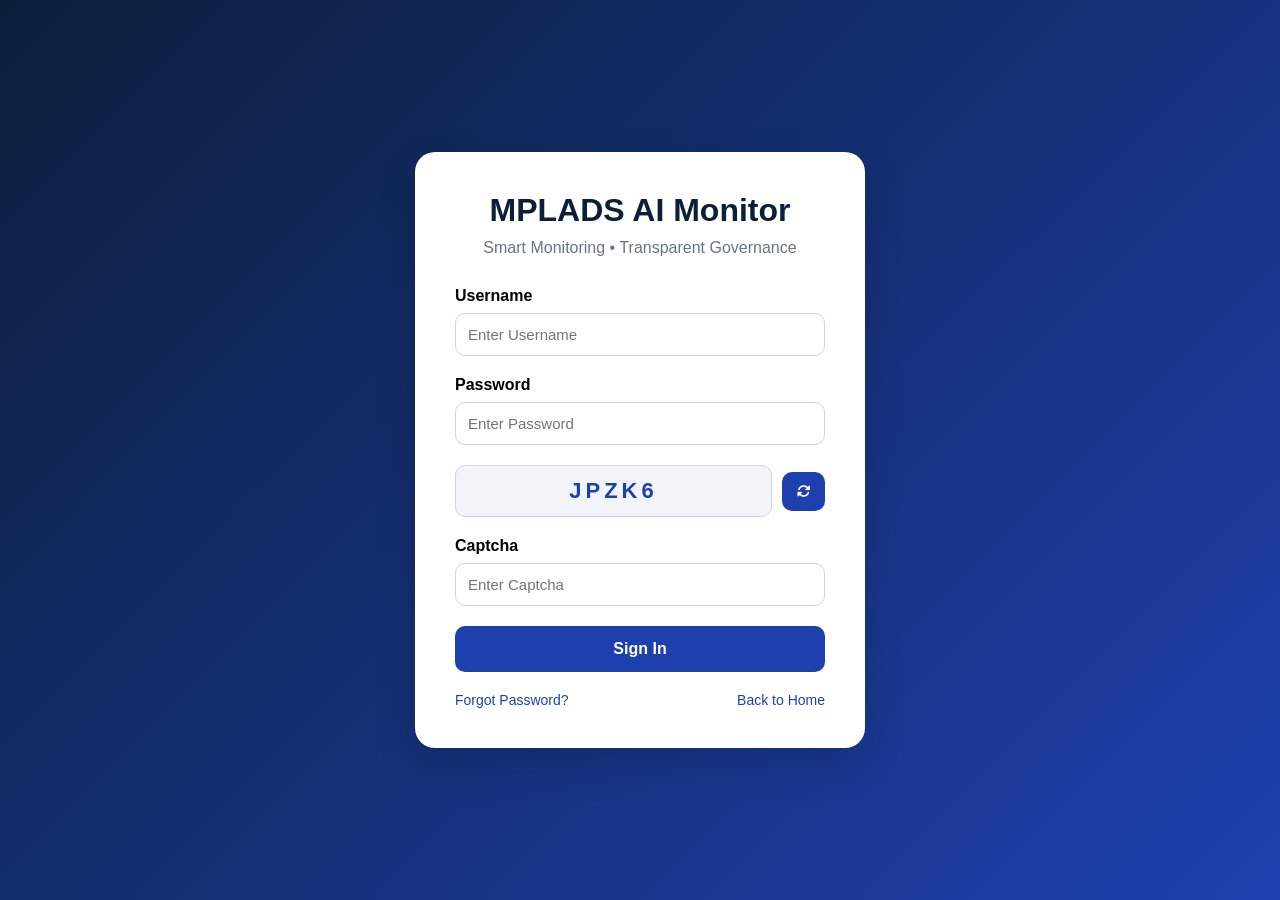
<file: settings.html>
<!DOCTYPE html>

<html lang="en">
<head>
<meta charset="utf-8"/>
<meta content="width=device-width, initial-scale=1.0" name="viewport"/>
<title>MPLADS AI - Settings</title>
<link href="style.css" rel="stylesheet"/>
<link href="settings.css" rel="stylesheet"/>
<!-- LOGIN PROTECTION -->
<script>

        if (sessionStorage.getItem("mpladsLoggedIn") !== "true") {
            window.location.replace("login.html");
        }

    </script>
<link href="https://cdnjs.cloudflare.com/ajax/libs/font-awesome/6.5.1/css/all.min.css" rel="stylesheet"/><link href="sidebar.css" rel="stylesheet"/></head>
<body>
<div class="app">
<!-- =====================================================
         SIDEBAR
    ====================================================== -->
<aside class="sidebar unified-sidebar"><div class="logo unified-logo"><div class="logo-box">AI</div><div><h2>MPLADS</h2><p>AI MONITOR</p></div></div><nav class="unified-nav" id="mainNav"><a class="unified-nav-item" href="home.html"><i aria-hidden="true" class="fa-solid fa-house nav-icon"></i><span>Home</span></a><a class="unified-nav-item" href="index.html"><i aria-hidden="true" class="fa-solid fa-table-columns nav-icon"></i><span>Dashboard</span></a><a class="unified-nav-item" href="projects.html"><i aria-hidden="true" class="fa-regular fa-folder nav-icon"></i><span>Projects</span></a><a class="unified-nav-item" href="alerts.html"><i aria-hidden="true" class="fa-solid fa-triangle-exclamation nav-icon"></i><span>Risk Alerts</span></a><a class="unified-nav-item" href="analytics.html"><i aria-hidden="true" class="fa-solid fa-chart-column nav-icon"></i><span>Analytics</span></a><a class="unified-nav-item" href="map.html"><i aria-hidden="true" class="fa-regular fa-map nav-icon"></i><span>Map View</span></a><a class="unified-nav-item" href="reports.html"><i aria-hidden="true" class="fa-regular fa-file-lines nav-icon"></i><span>Reports</span></a><a aria-current="page" class="unified-nav-item active" href="settings.html"><i aria-hidden="true" class="fa-solid fa-gear nav-icon"></i><span>Settings</span></a></nav><div class="user-box unified-user-box"><div aria-hidden="true" class="officer-avatar">NO</div><div class="officer-meta"><b>Nodal Officer</b><p>Rajasthan</p><span><i aria-hidden="true" class="online-dot"></i>Online</span></div></div></aside>
<!-- =====================================================
         MAIN
    ====================================================== -->
<main class="main">
<button id="sidebarToggle" class="sidebar-toggle" onclick="toggleSidebar()" aria-label="Toggle sidebar" type="button">
<i class="fa-solid fa-bars" aria-hidden="true"></i>
</button>
<header class="settings-header">
<div>
<h1>Settings</h1>
<p>
                        Manage your MPLADS AI Monitor preferences
                    </p>
</div>
</header>
<!-- =====================================================
             SETTINGS GRID
        ====================================================== -->
<div class="settings-grid">
<!-- PROFILE -->
<section class="settings-card">
<div class="settings-card-header">
<div>
<h2>
                                👤 Profile
                            </h2>
<p>
                                Officer information
                            </p>
</div>
<span class="section-icon">
                            👤
                        </span>
</div>
<div class="form-grid">
<div class="form-group">
<label>
                                Officer Name
                            </label>
<input id="officerName" type="text" value="Nodal Officer"/>
</div>
<div class="form-group">
<label>
                                Role
                            </label>
<input id="officerRole" type="text" value="Nodal Officer"/>
</div>
<div class="form-group">
<label>
                                State
                            </label>
<select id="state">
<option>
                                    Rajasthan
                                </option>
<option>
                                    Delhi
                                </option>
<option>
                                    Maharashtra
                                </option>
<option>
                                    Gujarat
                                </option>
</select>
</div>
<div class="form-group">
<label>
                                Default District
                            </label>
<select id="district">
<option>
                                    All Districts
                                </option>
<option>
                                    Jaipur
                                </option>
<option>
                                    Kota
                                </option>
<option>
                                    Ajmer
                                </option>
<option>
                                    Jodhpur
                                </option>
<option>
                                    Udaipur
                                </option>
</select>
</div>
</div>
</section>
<!-- NOTIFICATIONS -->
<section class="settings-card">
<div class="settings-card-header">
<div>
<h2>
                                🔔 Notifications
                            </h2>
<p>
                                Choose which alerts you want to receive
                            </p>
</div>
<span class="section-icon">
                            🔔
                        </span>
</div>
<div class="setting-row">
<div>
<b>
                                Risk Alerts
                            </b>
<small>
                                Notify when a project becomes high or medium risk
                            </small>
</div>
<label class="switch">
<input checked="" id="riskAlerts" type="checkbox"/>
<span class="slider">
</span>
</label>
</div>
<div class="setting-row">
<div>
<b>
                                Project Delay Alerts
                            </b>
<small>
                                Notify when project progress falls behind
                            </small>
</div>
<label class="switch">
<input checked="" id="delayAlerts" type="checkbox"/>
<span class="slider">
</span>
</label>
</div>
<div class="setting-row">
<div>
<b>
                                Email Notifications
                            </b>
<small>
                                Receive important monitoring notifications by email
                            </small>
</div>
<label class="switch">
<input id="emailAlerts" type="checkbox"/>
<span class="slider">
</span>
</label>
</div>
</section>
<!-- DASHBOARD PREFERENCES -->
<section class="settings-card">
<div class="settings-card-header">
<div>
<h2>
                                📊 Dashboard Preferences
                            </h2>
<p>
                                Customize dashboard behaviour
                            </p>
</div>
<span class="section-icon">
                            📊
                        </span>
</div>
<div class="form-grid">
<div class="form-group">
<label>
                                Default State
                            </label>
<select id="defaultState">
<option>
                                    Rajasthan
                                </option>
</select>
</div>
<div class="form-group">
<label>
                                Projects Per Page
                            </label>
<select id="projectsPerPage">
<option value="10">
                                    10
                                </option>
<option value="20">
                                    20
                                </option>
<option value="50">
                                    50
                                </option>
<option value="100">
                                    100
                                </option>
</select>
</div>
</div>
<div class="setting-row">
<div>
<b>
                                Auto Refresh
                            </b>
<small>
                                Automatically refresh dashboard data
                            </small>
</div>
<label class="switch">
<input checked="" id="autoRefresh" type="checkbox"/>
<span class="slider">
</span>
</label>
</div>
</section>
<!-- SYSTEM -->
<section class="settings-card">
<div class="settings-card-header">
<div>
<h2>
                                🤖 System
                            </h2>
<p>
                                Monitoring system preferences
                            </p>
</div>
<span class="section-icon">
                            ⚙️
                        </span>
</div>
<div class="setting-row">
<div>
<b>
                                AI Monitoring
                            </b>
<small>
                                Enable automated project risk analysis
                            </small>
</div>
<label class="switch">
<input checked="" id="aiMonitoring" type="checkbox"/>
<span class="slider">
</span>
</label>
</div>
<div class="setting-row">
<div>
<b>
                                Demo Mode
                            </b>
<small>
                                Use sample MPLADS project data
                            </small>
</div>
<label class="switch">
<input checked="" id="demoMode" type="checkbox"/>
<span class="slider">
</span>
</label>
</div>
<div class="system-status">
<span class="status-dot">
</span>
<div>
<b>
                                System Status
                            </b>
<small>
                                MPLADS AI Monitor is running normally
                            </small>
</div>
</div>
</section>
<!-- SECURITY -->
<section class="settings-card">
<div class="settings-card-header">
<div>
<h2>
                                🔐 Security
                            </h2>
<p>
                                Account and session controls
                            </p>
</div>
<span class="section-icon">
                            🔐
                        </span>
</div>
<div class="security-actions">
<button class="secondary-btn" onclick="changePassword()" type="button">

                            🔑 Change Password

                        </button>
<button class="logout-btn" onclick="logoutUser()" type="button">

                            🚪 Logout

                        </button>
</div>
</section>
</div>
<!-- ACTION BUTTONS -->
<div class="settings-actions">
<button class="reset-settings" onclick="resetSettings()">

                    Reset

                </button>
<button class="save-settings" onclick="saveSettings()">

                    ✓ Save Changes

                </button>
</div>
<div class="settings-message" id="settingsMessage">
</div>
</main>
</div>
<script>


        /* =====================================================
           SETTINGS IDS
        ===================================================== */

        const settingIds = [

            "officerName",
            "officerRole",
            "state",
            "district",

            "riskAlerts",
            "delayAlerts",
            "emailAlerts",

            "defaultState",
            "projectsPerPage",

            "autoRefresh",

            "aiMonitoring",
            "demoMode"

        ];



        /* =====================================================
           SAVE SETTINGS
        ===================================================== */

        function saveSettings() {

            const settings = {};


            settingIds.forEach(
                id => {

                    const element =
                        document.getElementById(id);


                    if (!element) {
                        return;
                    }


                    if (
                        element.type ===
                        "checkbox"
                    ) {

                        settings[id] =
                            element.checked;

                    }

                    else {

                        settings[id] =
                            element.value;

                    }

                }
            );


            localStorage.setItem(
                "mpladsSettings",
                JSON.stringify(settings)
            );


            showSettingsMessage(
                "✓ Settings saved successfully"
            );

        }



        /* =====================================================
           LOAD SETTINGS
        ===================================================== */

        function loadSettings() {

            const saved =
                localStorage.getItem(
                    "mpladsSettings"
                );


            if (!saved) {
                return;
            }


            try {

                const settings =
                    JSON.parse(saved);


                settingIds.forEach(
                    id => {

                        const element =
                            document.getElementById(id);


                        if (
                            !element ||
                            settings[id] === undefined
                        ) {

                            return;

                        }


                        if (
                            element.type ===
                            "checkbox"
                        ) {

                            element.checked =
                                settings[id];

                        }

                        else {

                            element.value =
                                settings[id];

                        }

                    }
                );

            }

            catch (error) {

                console.error(
                    "Settings error:",
                    error
                );

            }

        }



        /* =====================================================
           RESET
        ===================================================== */

        function resetSettings() {

            const confirmed =
                confirm(
                    "Reset all settings to default?"
                );


            if (!confirmed) {
                return;
            }


            localStorage.removeItem(
                "mpladsSettings"
            );


            location.reload();

        }



        /* =====================================================
           MESSAGE
        ===================================================== */

        function showSettingsMessage(
            message
        ) {

            const messageBox =
                document.getElementById(
                    "settingsMessage"
                );


            if (!messageBox) {
                return;
            }


            messageBox.innerText =
                message;


            messageBox.classList.add(
                "show"
            );


            setTimeout(
                () => {

                    messageBox.classList.remove(
                        "show"
                    );

                },
                2500
            );

        }



        /* =====================================================
           CHANGE PASSWORD
        ===================================================== */

        function changePassword() {

            alert(
                "Password change module will be connected to the authentication system."
            );

        }



        /* =====================================================
           LOGOUT
        ===================================================== */

        function logoutUser() {

            const confirmed =
                confirm(
                    "Are you sure you want to logout?"
                );


            if (!confirmed) {
                return;
            }


            sessionStorage.removeItem("mpladsLoggedIn");
            localStorage.removeItem("mpladsLoggedIn");


            localStorage.removeItem(
                "mpladsUsername"
            );


            window.location.replace(
                "home.html"
            );

        }



        /* =====================================================
           SIDEBAR
        ===================================================== */

        function toggleSidebar() {

            document
                .querySelector(".app")
                .classList
                .toggle(
                    "sidebar-hidden"
                );

        }



        /* =====================================================
           LOAD
        ===================================================== */

        loadSettings();


    </script>
</body>
</html>
</file>
<file: home_style.css>
/* =====================================================
   MPLADS AI MONITOR
   HOME PAGE CSS
===================================================== */


/* =====================================================
   GLOBAL RESET
===================================================== */

* {
    margin: 0;
    padding: 0;
    box-sizing: border-box;
}


:root {

    --navy: #102b56;

    --navy-dark: #06295e;

    --blue: #285bd7;

    --blue-bright: #165bd8;

    --blue-light: #eaf2ff;

    --text: #18345f;

    --muted: #66758c;

    --white: #ffffff;

}


html {
    scroll-behavior: smooth;
}


body {

    font-family:
        "Segoe UI",
        Arial,
        sans-serif;

    background: #f7f9fc;

    color: #1e293b;

    line-height: 1.5;

    overflow-x: hidden;

}


img {

    display: block;

    max-width: 100%;

}



/* =====================================================
   HEADER
===================================================== */

.site-header {

    height: 126px;

    display: flex;

    align-items: center;

    justify-content: space-between;

    padding: 0 3.9%;

    background: rgba(255, 255, 255, 0.98);

    border-bottom: 1px solid #dfe7f2;

    position: relative;

    z-index: 20;

}


.logo-section {

    display: flex;

    align-items: center;

    gap: 18px;

}


.logo-section img {

    width: 58px;

    height: 76px;

    object-fit: contain;

}


.brand-text h2 {

    color: #17355f;

    font-size: 31px;

    line-height: 1;

    font-weight: 750;

    letter-spacing: 0.2px;

}


.brand-text p {

    margin-top: 7px;

    color: #173f86;

    font-size: 15px;

    letter-spacing: 0.1px;

}


.home-navigation {
    display: flex;
    align-items: center;
    gap: 8px;
    padding: 6px;
    border: 1px solid #e4eaf3;
    border-radius: 14px;
    background: #f7f9fd;
    box-shadow: 0 4px 14px rgba(16,43,86,0.06);
}

.home-navigation a {
    position: relative;
    display: inline-flex;
    align-items: center;
    justify-content: center;
    min-height: 44px;
    padding: 0 20px;
    border-radius: 10px;
    text-decoration: none;
    color: #29446d;
    font-size: 17px;
    font-weight: 650;
    letter-spacing: 0.1px;
    transition: background 0.22s ease, color 0.22s ease, transform 0.22s ease, box-shadow 0.22s ease;
}

.home-navigation a::after {
    content: "";
    position: absolute;
    left: 18px;
    right: 18px;
    bottom: 6px;
    height: 2px;
    border-radius: 999px;
    background: #2563d8;
    transform: scaleX(0);
    transform-origin: center;
    transition: transform 0.22s ease;
}

.home-navigation a:hover {
    color: #1457d9;
    background: #ffffff;
    transform: translateY(-1px);
    box-shadow: 0 4px 10px rgba(20,87,217,0.08);
}

.home-navigation a:hover::after,
.home-navigation a.active::after {
    transform: scaleX(1);
}

.home-navigation a.active {
    color: #1457d9;
    background: #ffffff;
    box-shadow: 0 3px 10px rgba(20,87,217,0.10);
}

/* Login is intentionally not part of the top navigation. */
.home-navigation .login-link {
    display: none;
}



/* =====================================================
   GOVERNMENT STYLE TICKER
===================================================== */

.ticker-bar {

    width: 100%;

    height: 46px;

    background: #06295e;

    color: #ffffff;

    overflow: hidden;

    position: relative;

    z-index: 15;

    display: flex;

    align-items: center;

}


.ticker-track {

    display: flex;

    width: max-content;

    flex-shrink: 0;

    animation: ticker-scroll 42s linear infinite;

    will-change: transform;

}


.ticker-content {

    display: flex;

    align-items: center;

    flex-shrink: 0;

    white-space: nowrap;

}


.ticker-content span {

    color: #ffffff;

    font-size: 16px;

    font-weight: 650;

    letter-spacing: 0.1px;

    padding: 0 27px;

}


.ticker-content b {

    color: #ffffff;

    font-size: 14px;

    font-weight: 700;

}


.ticker-bar:hover .ticker-track {

    animation-play-state: paused;

}


@keyframes ticker-scroll {

    from {

        transform: translateX(0);

    }

    to {

        transform: translateX(-50%);

    }

}



/* =====================================================
   HERO
===================================================== */

/*
   IMPORTANT:

   The hero is deliberately taller than the previous
   version so more of the Parliament photograph is visible.

   Your Parliament image:

       images/parliament.png

   is used directly as the background.
*/

.hero {

    position: relative;

    min-height: 755px;

    display: flex;

    align-items: center;

    padding: 48px 5.1%;

    overflow: hidden;

    background-image:

        linear-gradient(

            90deg,

            rgba(239, 247, 255, 0.95) 0%,

            rgba(239, 247, 255, 0.86) 17%,

            rgba(239, 247, 255, 0.62) 32%,

            rgba(239, 247, 255, 0.32) 47%,

            rgba(239, 247, 255, 0.10) 65%,

            rgba(239, 247, 255, 0.02) 80%,

            rgba(239, 247, 255, 0) 100%

        ),

        url("images/parliament.png");

    /*
       This is important.

       Cover keeps the Parliament photo filling
       the entire hero without stretching it.
    */

    background-size: cover;

    /*
       Centering the image vertically gives a much
       better balance between:

       - sky
       - Indian flag
       - Parliament building
       - trees
       - road
    */

    background-position: center center;

    background-repeat: no-repeat;

}


/* =====================================================
   HERO SUBTLE OVERLAY
===================================================== */

.hero::before {

    content: "";

    position: absolute;

    inset: 0;

    background:

        linear-gradient(

            180deg,

            rgba(255,255,255,0.02) 0%,

            rgba(255,255,255,0) 70%,

            rgba(8,50,105,0.08) 100%

        );

    pointer-events: none;

}



/* =====================================================
   HERO CONTENT
===================================================== */

.hero-content {

    position: relative;

    z-index: 3;

    width: min(800px, 65%);

    /* Shifts the whole hero text/button block upward
       within the vertically-centered hero section */
    margin-top: -60px;

}


/* =====================================================
   DIGITAL INDIA LOGO
===================================================== */
/* =====================================================
   DIGITAL INDIA LOGO (Adjusted Upward)
===================================================== */

.hero-brand-row {
    display: block;
    width: 100%;
    margin-bottom: 13px;
}

.digital-india {
    display: block;
    width: 145px;
    margin: -50px 0 0; /* shifted upward */
}

.digital-india img {
    display: block;
    width: 145px;
    height: auto;
    max-width: 100%;
    object-fit: contain;
}



/* =====================================================
   HERO HEADING
===================================================== */

.hero h1 {

    margin: 17px 0 23px;

    color: #102b56;

    font-size: clamp(
        46px,
        4.15vw,
        64px
    );

    line-height: 1.06;

    letter-spacing: -2.2px;

    font-weight: 800;

    text-shadow:

        0 2px 7px
        rgba(255,255,255,0.75);

}


.hero h1 span {

    color: #2b5fd8;

}



/* =====================================================
   HERO DESCRIPTION
===================================================== */

.hero p {

    max-width: 700px;

    color: #1e3761;

    font-size: 20px;

    line-height: 1.75;

    text-shadow:

        0 1px 3px
        rgba(255,255,255,0.75);

}



/* =====================================================
   LOGIN BUTTON
===================================================== */

.hero-buttons {

    margin-top: 28px;

}


.btn-primary {

    display: inline-flex;

    align-items: center;

    justify-content: center;

    gap: 13px;

    min-width: 230px;

    min-height: 74px;

    padding: 15px 31px;

    border:
        2px solid
        rgba(255,255,255,0.90);

    border-radius: 10px;

    background:

        linear-gradient(
            135deg,
            #4773df,
            #315bd0
        );

    box-shadow:

        0 8px 17px
        rgba(31,74,163,0.24),

        inset 0 1px 0
        rgba(255,255,255,0.30);

    color: #ffffff;

    text-decoration: none;

    font-size: 24px;

    font-weight: 800;

    transition:

        transform 0.2s ease,

        box-shadow 0.2s ease;

}


.btn-primary i {

    font-size: 26px;

}


.btn-primary:hover {

    transform: translateY(-2px);

    box-shadow:

        0 12px 24px
        rgba(31,74,163,0.30),

        inset 0 1px 0
        rgba(255,255,255,0.30);

}



/* =====================================================
   HERO FEATURES
===================================================== */

.hero-tags {

    display: flex;

    align-items: center;

    flex-wrap: wrap;

    gap: 29px;

    margin-top: 27px;

    color: #213b68;

    font-size: 18px;

}


.hero-tags span {

    display: inline-flex;

    align-items: center;

    gap: 8px;

}


.hero-tags i {

    width: 26px;

    height: 26px;

    display: grid;

    place-items: center;

    border-radius: 50%;

    background: #2c63d9;

    color: #ffffff;

    font-size: 13px;

}



/* =====================================================
   COMMON SECTION HEADINGS
===================================================== */

.section-heading {

    text-align: center;

    margin-bottom: 34px;

}


.section-heading h2 {

    color: #102a56;

    font-size: 29px;

    line-height: 1.2;

}


.section-heading p {

    margin-top: 5px;

    color: #718096;

    font-size: 11px;

}



/* =====================================================
   LEADERSHIP
===================================================== */

.leadership {

    padding: 58px 5%;

    background: #ffffff;

}


.leaders {

    max-width: 1140px;

    margin: auto;

    display: grid;

    grid-template-columns:
        repeat(4, 1fr);

    gap: 18px;

}


.leader-card {

    background: #ffffff;

    padding: 20px 15px;

    border:
        1px solid #e8edf4;

    border-radius: 12px;

    text-align: center;

    box-shadow:

        0 5px 15px
        rgba(0,0,0,0.05);

}


.leader-image {

    width: 100px;

    height: 100px;

    margin: 0 auto 13px;

    border-radius: 50%;

    overflow: hidden;

    border:
        4px solid #eef4fb;

    background: #eef2f7;

    display: grid;

    place-items: center;

}


.leader-image img {

    width: 100%;

    height: 100%;

    object-fit: cover;

}


.leader-image.placeholder {

    color: #78869a;

    font-size: 30px;

}


.leader-card h4 {

    font-size: 13px;

    color: #20324d;

}


.leader-card p {

    margin-top: 4px;

    color: #78869a;

    font-size: 10px;

}



/* =====================================================
   ABOUT
===================================================== */

.about {

    display: flex;

    gap: 55px;

    align-items: center;

    padding: 62px 5%;

    background: #f7faff;

}


.about-content {

    flex: 1;

    max-width: 580px;

}


.small-label {

    color: #2563eb;

    font-size: 9px;

    font-weight: 800;

    letter-spacing: 1px;

}


.about-content h2 {

    font-size: 34px;

    color: #102a56;

    margin: 8px 0 17px;

}


.about-content > p {

    color: #64748b;

    font-size: 13px;

    line-height: 1.8;

}


.about-list {

    display: grid;

    gap: 9px;

    margin-top: 21px;

}


.about-item {

    display: flex;

    align-items: center;

    gap: 11px;

    padding: 10px 12px;

    background: #ffffff;

    border:
        1px solid #e9eef5;

    border-radius: 9px;

    box-shadow:

        0 3px 10px
        rgba(0,0,0,0.035);

    font-size: 11px;

}


.about-icon {

    width: 31px;

    height: 31px;

    display: grid;

    place-items: center;

    background: #edf5ff;

    color: #1769d2;

    border-radius: 8px;

    flex: 0 0 31px;

}


.about-image {

    flex: 1;

}


.about-image img {

    width: 100%;

    max-width: 620px;

    margin-left: auto;

    border-radius: 14px;

    box-shadow:

        0 11px 26px
        rgba(0,0,0,0.09);

}



/* =====================================================
   FEATURES
===================================================== */

.features {

    padding: 50px 4.5% 48px;

    background: #f9fafc;

}


.feature-heading {

    margin-bottom: 28px;

}


.feature-heading h2,

.partner-heading h2 {

    position: relative;

    display: inline-block;

}


.heading-line {

    width: 24px;

    height: 3px;

    background: #f4a62a;

    margin: 7px auto 0;

    border-radius: 4px;

}


.feature-grid {

    width: 100%;

    display: grid;

    grid-template-columns:
        repeat(6, minmax(0, 1fr));

    gap: 10px;

}


.feature-card {

    min-height: 155px;

    background: #ffffff;

    border:
        1px solid #edf0f5;

    border-radius: 8px;

    padding: 17px 10px 14px;

    text-align: center;

    box-shadow:

        0 3px 10px
        rgba(15,23,42,0.045);

    transition:

        transform 0.2s ease,

        box-shadow 0.2s ease;

}


.feature-card:hover {

    transform: translateY(-3px);

    box-shadow:

        0 8px 20px
        rgba(15,23,42,0.09);

}


.feature-icon {

    width: 47px;

    height: 47px;

    margin: 0 auto 10px;

    display: grid;

    place-items: center;

    border-radius: 12px;

    font-size: 20px;

}


.feature-icon.blue {

    background: #e5efff;

    color: #2563eb;

}


.feature-icon.orange {

    background: #fff0e5;

    color: #ef6b31;

}


.feature-icon.green {

    background: #e7f8ed;

    color: #1aaa58;

}


.feature-icon.purple {

    background: #f0eaff;

    color: #7a4bea;

}


.feature-icon.teal {

    background: #e5f7f2;

    color: #18a58a;

}


.feature-icon.navy {

    background: #e7efff;

    color: #2b68d5;

}


.feature-card h3 {

    color: #172b4d;

    font-size: 11px;

    line-height: 1.25;

}


.feature-card p {

    margin-top: 6px;

    color: #6f7c90;

    font-size: 8px;

    line-height: 1.5;

}



/* =====================================================
   STATISTICS
===================================================== */

.stats {

    display: grid;

    grid-template-columns:
        repeat(4, 1fr);

    background: #08367e;

    color: #ffffff;

    min-height: 143px;

}


.stat-box {

    display: flex;

    align-items: center;

    justify-content: center;

    gap: 13px;

    padding: 24px 20px;

    border-right:
        1px solid
        rgba(255,255,255,0.22);

}


.stat-box:last-child {

    border-right: none;

}


.stat-icon {

    width: 52px;

    height: 52px;

    flex: 0 0 52px;

    display: grid;

    place-items: center;

    border-radius: 50%;

    font-size: 20px;

}


.stat-blue {

    background: #1677f7;

}


.stat-green {

    background: #39aa55;

}


.stat-purple {

    background: #704bd1;

}


.stat-orange {

    background: #d87522;

}


.stat-box h2 {

    font-size: 28px;

    line-height: 1;

    margin-bottom: 3px;

}


.stat-box p {

    font-size: 11px;

    font-weight: 700;

}


.stat-box small {

    display: block;

    margin-top: 4px;

    color: #d9e7ff;

    font-size: 8px;

}



/* =====================================================
   PARTNERS
===================================================== */

.partners {

    padding: 55px 4.5% 54px;

    background: #ffffff;

}


.partner-heading {

    margin-bottom: 28px;

}


.partner-grid {

    width: 100%;

    display: grid;

    grid-template-columns:
        repeat(6, minmax(0, 1fr));

    gap: 10px;

}


.partner-card {

    min-height: 126px;

    padding: 13px 9px;

    background: #ffffff;

    border:
        1px solid #edf0f5;

    border-radius: 9px;

    box-shadow:

        0 3px 11px
        rgba(15,23,42,0.045);

    display: flex;

    align-items: center;

    justify-content: center;

    flex-direction: column;

    text-align: center;

}


.partner-card strong {

    margin-top: 5px;

    color: #233552;

    font-size: 9px;

}


.partner-card > span {

    margin-top: 3px;

    color: #7a8798;

    font-size: 7px;

    line-height: 1.35;

}



/* =====================================================
   PARTNER IMAGES
===================================================== */

.partner-image {

    display: grid;

    place-items: center;

}


.emblem-symbol {

    width: 44px;

    height: 48px;

}


.emblem-symbol img {

    width: 38px;

    height: 45px;

    object-fit: contain;

}



/* =====================================================
   PARTNER LOGOS
===================================================== */

.partner-logo {

    min-height: 48px;

    display: flex;

    align-items: center;

    justify-content: center;

}


.mospilogo {

    gap: 0;

    font-weight: 800;

    font-size: 26px;

    letter-spacing: -2px;

}


.logo-m {

    color: #1b73c9;

}


.logo-o {

    color: #ef7c24;

}


.logo-spi {

    color: #2f5484;

    letter-spacing: -1px;

}


.text-logo {

    color: #205bd5;

    font-size: 24px;

    font-weight: 800;

}


.nic-logo {

    color: #1765b4;

    font-size: 27px;

    font-weight: 800;

    letter-spacing: 1px;

}


.digital-logo {

    position: relative;

    color: #3e5777;

    font-size: 17px;

    font-style: italic;

    font-weight: 700;

    gap: 7px;

}


.digital-mark {

    width: 38px;

    height: 38px;

    border:
        5px solid #16a6a4;

    border-right-color: #ed6c38;

    border-radius: 50%;

    transform: rotate(-22deg);

    position: relative;

}


.digital-mark::before {

    content: "";

    position: absolute;

    inset: 4px -3px 3px 4px;

    border:
        5px solid #258bd1;

    border-radius: 50%;

    border-top-color: transparent;

}



/* =====================================================
   FOOTER
===================================================== */

footer {

    background: #06295e;

    color: #ffffff;

    padding: 31px 4.5% 12px;

}


.footer-top {

    display: grid;

    grid-template-columns:
        1.65fr 1fr 1.25fr 1.45fr;

    gap: 32px;

    max-width: 1180px;

    margin: auto;

}


.footer-brand-title {

    display: flex;

    align-items: center;

    gap: 9px;

}


.footer-emblem {

    width: 32px;

    height: 38px;

    display: grid;

    place-items: center;

}


.footer-emblem img {

    width: 32px;

    height: 38px;

    object-fit: contain;

    filter:
        grayscale(1)
        brightness(4);

}


.footer-brand h3 {

    font-size: 15px;

    line-height: 1.1;

}


.footer-brand p {

    color: #d0ddf0;

    font-size: 8px;

    margin-top: 3px;

}


.footer-description {

    max-width: 280px;

    margin-top: 11px;

    color: #c0d0e7 !important;

    font-size: 8px !important;

    line-height: 1.55;

}


.social-links {

    display: flex;

    gap: 6px;

    margin-top: 12px;

}


.social-links a {

    width: 23px;

    height: 23px;

    display: grid;

    place-items: center;

    border:
        1px solid
        rgba(255,255,255,0.35);

    border-radius: 50%;

    color: #ffffff;

    text-decoration: none;

    font-size: 9px;

    transition: 0.2s ease;

}


.social-links a:hover {

    background:
        rgba(255,255,255,0.12);

    transform: translateY(-2px);

}


.footer-column {

    padding-left: 18px;

    border-left:
        1px solid
        rgba(255,255,255,0.16);

}


.footer-column h4 {

    margin-bottom: 10px;

    font-size: 10px;

}


.footer-column a {

    display: block;

    color: #c4d4eb;

    text-decoration: none;

    margin: 6px 0;

    font-size: 8px;

    transition: 0.2s ease;

}


.footer-column a:hover {

    color: #ffffff;

    transform: translateX(2px);

}


.footer-column p {

    color: #c4d4eb;

    font-size: 8px;

    line-height: 1.5;

    margin: 6px 0;

}


.contact-column p i {

    margin-right: 5px;

    width: 10px;

}


.footer-bottom {

    max-width: 1180px;

    margin: 18px auto 0;

    padding-top: 10px;

    border-top:
        1px solid
        rgba(255,255,255,0.16);

    display: flex;

    justify-content: space-between;

    gap: 15px;

    color: #9eb2cf;

    font-size: 7.5px;

}



/* =====================================================
   LARGE SCREENS
===================================================== */

@media (min-width: 1600px) {

    .hero {

        min-height: 755px;

        background-position: center center;

    }


    .hero-content {

        width: 800px;

    }


    .digital-india,

    .digital-india img {

        width: 145px;

    }


    .hero h1 {

        font-size: 63px;

    }

}



/* =====================================================
   LARGE TABLETS / SMALL DESKTOP
===================================================== */

@media (max-width: 1200px) {

    .brand-text h2 {

        font-size: 26px;

    }


    .home-navigation a {

        font-size: 19px;

    }


    .feature-grid,

    .partner-grid {

        grid-template-columns:
            repeat(3, 1fr);

    }


    .hero-content {

        width: 66%;

    }

}



/* =====================================================
   TABLETS
===================================================== */

@media (max-width: 950px) {

    .site-header {

        height: auto;

        min-height: 105px;

        padding: 18px 5%;

    }


    .hero {

        min-height: 700px;

        padding: 45px 6%;

        background-position: center center;

    }


    .hero-content {

        width: 100%;

        max-width: 760px;

    }


    .digital-india,

    .digital-india img {

        width: 145px;

    }


    .leaders {

        grid-template-columns:
            repeat(2, 1fr);

    }


    .about {

        flex-direction: column;

    }


    .about-content,

    .about-image {

        width: 100%;

        max-width: none;

    }


    .about-image img {

        margin: auto;

    }


    .stats {

        grid-template-columns:
            repeat(2, 1fr);

    }


    .stat-box:nth-child(2) {

        border-right: none;

    }


    .stat-box:nth-child(-n+2) {

        border-bottom:
            1px solid
            rgba(255,255,255,0.18);

    }


    .footer-top {

        grid-template-columns:
            1.4fr 1fr 1fr;

    }

}



/* =====================================================
   MOBILE
===================================================== */

@media (max-width: 700px) {

    .site-header {

        flex-direction: column;

        gap: 18px;

        text-align: center;

    }


    .logo-section {

        justify-content: center;

    }


    .brand-text h2 {

        font-size: 23px;

    }


    .home-navigation {
        gap: 5px;
        padding: 5px;
    }

    .home-navigation a {
        min-height: 40px;
        padding: 0 14px;
        font-size: 15px;
    }


    .ticker-bar {

        height: 40px;

    }


    .ticker-content span {

        font-size: 13px;

        padding: 0 20px;

    }


    .ticker-content b {

        font-size: 11px;

    }


    .hero {

        min-height: 680px;

        padding: 38px 6%;

        background-position: center center;

        background-image:

            linear-gradient(

                90deg,

                rgba(239,247,255,0.96) 0%,

                rgba(239,247,255,0.86) 28%,

                rgba(239,247,255,0.48) 60%,

                rgba(239,247,255,0.08) 100%

            ),

            url("images/parliament.png");

    }


    .digital-india,

    .digital-india img {

        width: 135px;

    }


    .hero h1 {

        font-size: 43px;

        letter-spacing: -1.5px;

    }


    .hero p {

        font-size: 17px;

    }


    .btn-primary {

        min-height: 60px;

        min-width: 190px;

        font-size: 20px;

    }


    .hero-tags {

        gap: 15px;

        font-size: 14px;

    }


    .feature-grid,

    .partner-grid {

        grid-template-columns:
            repeat(2, 1fr);

    }


    .footer-top {

        grid-template-columns:
            repeat(2, 1fr);

    }


    .footer-brand {

        grid-column: 1 / -1;

    }


    .footer-bottom {

        flex-direction: column;

        text-align: center;

    }

}



/* =====================================================
   SMALL MOBILE
===================================================== */

@media (max-width: 450px) {

    .logo-section img {

        width: 45px;

        height: 60px;

    }


    .brand-text h2 {

        font-size: 19px;

    }


    .brand-text p {

        font-size: 10px;

    }


    .home-navigation {
        width: 100%;
        justify-content: center;
        gap: 4px;
    }

    .home-navigation a {
        min-height: 38px;
        padding: 0 12px;
        font-size: 14px;
    }


    .ticker-content span {

        font-size: 12px;

        padding: 0 16px;

    }


    .hero {

        min-height: 690px;

        padding: 35px 6%;

        background-position: center center;

    }


    .digital-india,

    .digital-india img {

        width: 125px;

    }


    .hero h1 {

        font-size: 34px;

    }


    .hero p {

        font-size: 15px;

    }


    .hero-tags {

        display: grid;

        grid-template-columns:
            1fr 1fr;

    }


    .leaders,

    .feature-grid,

    .partner-grid,

    .stats,

    .footer-top {

        grid-template-columns: 1fr;

    }


    .stat-box {

        border-right: none !important;

        border-bottom:
            1px solid
            rgba(255,255,255,0.18);

    }


    .stat-box:last-child {

        border-bottom: none;

    }


    .footer-brand {

        grid-column: auto;

    }

}

/* =====================================================
   HOME PAGE VISIBILITY + SCROLL EXPERIENCE
   Overrides: clear section rhythm, readable text, no
   accidental clipping, and better mobile/tablet flow.
===================================================== */

html {
    scroll-padding-top: 18px;
}

body {
    min-width: 0;
    overflow-x: hidden;
    overflow-y: auto;
}

.site-header {
    min-height: 96px;
    height: auto;
}

.hero {
    min-height: clamp(620px, 72vh, 760px);
    height: auto;
    padding: 56px 5.5% 72px;
    overflow: visible;
}

.hero-content {
    width: min(760px, 62%);
    margin-top: 0;
}

.digital-india {
    margin: 0 0 18px;
}

.hero h1 {
    font-size: clamp(42px, 4.2vw, 62px);
    margin: 8px 0 20px;
}

.hero p {
    max-width: 680px;
    font-size: clamp(16px, 1.35vw, 20px);
    line-height: 1.65;
}

.hero-buttons {
    margin-top: 24px;
}

.btn-primary {
    min-height: 58px;
    min-width: 190px;
    font-size: 20px;
}

.hero-tags {
    gap: 16px 24px;
    margin-top: 22px;
    font-size: 16px;
}

.scroll-cue {
    position: absolute;
    left: 50%;
    bottom: 18px;
    z-index: 4;
    transform: translateX(-50%);
    display: flex;
    flex-direction: column;
    align-items: center;
    gap: 3px;
    color: #173f86;
    font-size: 11px;
    font-weight: 700;
    letter-spacing: .4px;
    opacity: .78;
    pointer-events: none;
}

.scroll-cue i {
    font-size: 12px;
    animation: home-scroll-bounce 1.7s ease-in-out infinite;
}

@keyframes home-scroll-bounce {
    0%, 100% { transform: translateY(0); }
    50% { transform: translateY(5px); }
}

.leadership,
.about,
.features,
.partners {
    scroll-margin-top: 18px;
}

.leadership {
    padding: 72px 5%;
}

.about {
    padding: 72px 5%;
}

.features {
    padding: 68px 5%;
}

.stats {
    padding: 54px 5%;
}

.partners {
    padding: 68px 5%;
}

.section-heading {
    margin-bottom: 38px;
}

.section-heading h2 {
    font-size: clamp(25px, 2.3vw, 34px);
}

.section-heading p {
    font-size: 14px;
}

.leader-card {
    padding: 24px 18px;
}

.leader-card h4 {
    font-size: 15px;
}

.leader-card p {
    font-size: 12px;
}

.about-content h2 {
    font-size: clamp(28px, 3vw, 38px);
}

.about-content > p {
    font-size: 15px;
    line-height: 1.75;
}

.about-item {
    font-size: 14px;
    padding: 12px 14px;
}

.feature-grid {
    gap: 16px;
}

.feature-card {
    min-height: 185px;
    padding: 22px 16px 18px;
}

.feature-card h3 {
    font-size: 15px;
}

.feature-card p {
    font-size: 13px;
    line-height: 1.55;
}

.stat-box {
    min-height: 135px;
    padding: 22px 24px;
}

.partner-grid {
    gap: 16px;
}

.partner-card {
    min-height: 145px;
    padding: 20px 14px;
}

.partner-card strong {
    font-size: 13px;
}

.partner-card > span {
    font-size: 11px;
}

footer {
    padding: 48px 5% 18px;
}

.footer-column a,
.footer-column p {
    font-size: 12px;
}

.footer-column h4 {
    font-size: 14px;
}

.footer-brand h3 {
    font-size: 18px;
}

.footer-brand p,
.footer-description {
    font-size: 11px !important;
}

.footer-bottom {
    font-size: 10px;
}

/* Tablet: keep each section comfortable instead of squeezing it. */
@media (max-width: 1100px) {
    .hero-content {
        width: min(720px, 78%);
    }

    .feature-grid,
    .partner-grid {
        grid-template-columns: repeat(3, minmax(0, 1fr));
    }

    .leaders {
        grid-template-columns: repeat(2, minmax(0, 1fr));
    }

    .about {
        gap: 36px;
    }
}

/* Mobile: stack content in a predictable reading order. */
@media (max-width: 700px) {
    .site-header {
        padding: 16px 5%;
        gap: 14px;
    }

    .logo-section {
        width: 100%;
    }

    .home-navigation {
        width: 100%;
        justify-content: center;
        overflow-x: auto;
    }

    .home-navigation a {
        flex: 1 1 auto;
        white-space: nowrap;
    }

    .ticker-bar {
        height: 38px;
    }

    .hero {
        min-height: auto;
        padding: 42px 7% 64px;
        background-position: 62% center;
    }

    .hero-content {
        width: 100%;
        max-width: none;
    }

    .digital-india,
    .digital-india img {
        width: 120px;
    }

    .hero h1 {
        font-size: clamp(34px, 9vw, 44px);
        line-height: 1.1;
        letter-spacing: -1px;
    }

    .hero p {
        font-size: 16px;
        line-height: 1.65;
    }

    .hero-tags {
        display: grid;
        grid-template-columns: repeat(2, minmax(0, 1fr));
        gap: 12px;
        font-size: 14px;
    }

    .hero-tags span {
        min-width: 0;
    }

    .hero-tags i {
        flex: 0 0 24px;
        width: 24px;
        height: 24px;
    }

    .scroll-cue {
        display: none;
    }

    .leadership,
    .about,
    .features,
    .partners {
        padding: 54px 6%;
    }

    .section-heading {
        margin-bottom: 28px;
    }

    .section-heading h2 {
        font-size: 26px;
    }

    .section-heading p {
        font-size: 13px;
    }

    .leaders,
    .feature-grid,
    .partner-grid,
    .stats,
    .footer-top {
        grid-template-columns: 1fr;
    }

    .leader-card {
        padding: 22px 16px;
    }

    .about {
        align-items: stretch;
        gap: 30px;
    }

    .about-content,
    .about-image {
        width: 100%;
        max-width: none;
    }

    .about-content h2 {
        font-size: 30px;
    }

    .about-content > p {
        font-size: 14px;
    }

    .about-item {
        font-size: 13px;
    }

    .feature-card {
        min-height: 0;
        padding: 22px 18px;
    }

    .feature-card h3 {
        font-size: 16px;
    }

    .feature-card p {
        font-size: 13px;
    }

    .stat-box {
        min-height: 112px;
        padding: 20px;
    }

    .partner-card {
        min-height: 135px;
    }

    footer {
        padding: 40px 6% 18px;
    }

    .footer-top {
        gap: 28px;
    }

    .footer-column {
        padding-left: 0;
        border-left: 0;
        border-top: 1px solid rgba(255,255,255,.16);
        padding-top: 22px;
    }

    .footer-brand {
        grid-column: auto;
    }

    .footer-bottom {
        align-items: center;
        flex-direction: column;
        text-align: center;
        line-height: 1.7;
    }
}

/* Very small screens: prevent horizontal crowding and oversized controls. */
@media (max-width: 450px) {
    .brand-text h2 {
        font-size: 18px;
    }

    .brand-text p {
        font-size: 10px;
    }

    .home-navigation a {
        min-height: 38px;
        padding: 0 10px;
        font-size: 13px;
    }

    .hero {
        padding-left: 6%;
        padding-right: 6%;
    }

    .hero h1 {
        font-size: 33px;
    }

    .hero p {
        font-size: 15px;
    }

    .btn-primary {
        width: 100%;
        min-width: 0;
    }

    .hero-tags {
        grid-template-columns: 1fr;
    }
}

/* Respect reduced-motion preferences. */
@media (prefers-reduced-motion: reduce) {
    html {
        scroll-behavior: auto;
    }

    .ticker-track,
    .scroll-cue i {
        animation: none !important;
    }
}
</file>
<file: login_style.css>
* {
    margin: 0;
    padding: 0;
    box-sizing: border-box;
    font-family: 'Segoe UI', sans-serif;
}

body {
    background: linear-gradient(
        135deg,
        #0B1F3A,
        #1E40AF
    );

    min-height: 100vh;

    display: flex;
    justify-content: center;
    align-items: center;
}

.login-container {
    width: 100%;

    display: flex;
    justify-content: center;
}

.login-card {

    width: 450px;

    background: white;

    padding: 40px;

    border-radius: 20px;

    box-shadow:
        0 15px 40px rgba(0, 0, 0, 0.15);
}

.login-header {
    text-align: center;
    margin-bottom: 30px;
}

.login-header h1 {
    color: #0B1F3A;
    margin-bottom: 10px;
}

.login-header p {
    color: #64748b;
}

.input-group {
    margin-bottom: 20px;
}

.input-group label {
    display: block;
    margin-bottom: 8px;
    font-weight: 600;
}

.input-group input {

    width: 100%;

    padding: 12px;

    border: 1px solid #d1d5db;

    border-radius: 10px;

    font-size: 15px;
}

.captcha-box {

    display: flex;
    align-items: center;

    gap: 10px;

    margin-bottom: 20px;
}

.captcha-code {

    flex: 1;

    background: #f1f5f9;

    border: 1px solid #d1d5db;

    border-radius: 10px;

    padding: 12px;

    text-align: center;

    font-size: 22px;

    font-weight: bold;

    letter-spacing: 4px;

    color: #1E40AF;
}

.refresh-btn {

    border: none;

    background: #1E40AF;

    color: white;

    padding: 12px 15px;

    border-radius: 10px;

    cursor: pointer;
}

.login-btn {

    width: 100%;

    padding: 14px;

    background: #1E40AF;

    color: white;

    border: none;

    border-radius: 10px;

    font-size: 16px;

    font-weight: 600;

    cursor: pointer;
}

.login-btn:hover {
    background: #0B1F3A;
}

.bottom-links {

    margin-top: 20px;

    display: flex;

    justify-content: space-between;
}

.bottom-links a {

    text-decoration: none;

    color: #1E40AF;

    font-size: 14px;
}
</file>
<file: public_dashboard.css>
/* Public dashboard layer only. Existing officer dashboard styles are intentionally untouched. */
html.mplads-public-mode #officerDashboardApp { display: none !important; }
html.mplads-officer-mode #publicDashboardView { display: none !important; }
html.mplads-public-mode #publicDashboardView { display: block; }

#publicDashboardView {
  min-height: 100vh;
  background: #f6f8fb;
  color: #0b2346;
  font-family: "Segoe UI", Arial, sans-serif;
}
#publicDashboardView * { box-sizing: border-box; }
.public-site-header {
  min-height: 92px; padding: 14px 3.2%; background: #fff; border-bottom: 1px solid #dfe6ef;
  display: flex; align-items: center; justify-content: space-between; gap: 28px;
}
.public-brand { display: flex; align-items: center; gap: 14px; }
.public-brand img { width: 46px; height: 62px; object-fit: contain; }
.public-brand h1 { margin: 0; font-size: 25px; line-height: 1.05; color: #17355f; letter-spacing: .2px; }
.public-brand p { margin: 6px 0 0; color: #5c7190; font-size: 13px; }
.public-top-nav { display: flex; align-items: center; gap: 8px; }
.public-top-nav a {
  text-decoration: none; color: #18345f; min-height: 42px; padding: 0 15px; display: inline-flex; align-items: center;
  gap: 8px; border-radius: 8px; font-weight: 650;
}
.public-top-nav a.active { color: #1457d9; background: #eef4ff; }
.public-top-nav .public-login-btn { margin-left: 5px; background: #2563eb; color: #fff; padding-inline: 19px; }
.public-dashboard-main { width: min(100%, 1880px); margin: 0 auto; padding: 24px 22px 38px; }
.public-title-row { display: flex; justify-content: space-between; gap: 24px; align-items: flex-end; margin-bottom: 18px; }
.public-eyebrow { margin: 0 0 5px; color: #1d62d8 !important; font-size: 11px !important; font-weight: 800; letter-spacing: 1.2px; }
.public-title-row h2 { margin: 0; font-size: 28px; color: #0b2346; }
.public-title-row p { margin: 7px 0 0; color: #64748b; font-size: 14px; }
.public-updated { color: #64748b; font-size: 12px; white-space: nowrap; }
.public-summary-grid { display: grid; grid-template-columns: repeat(5, minmax(180px, 1fr)); gap: 18px; margin-bottom: 22px; }
.public-summary-grid article {
  background: #fff; border: 1px solid #dbe3ed; border-radius: 8px; min-height: 130px; padding: 24px 26px;
  box-shadow: 0 5px 14px rgba(16,43,86,.06); display: flex; flex-direction: column; justify-content: space-between;
}
.public-summary-grid span { font-size: 16px; color: #0b2346; }
.public-summary-grid strong { font-size: 25px; color: #071f45; }
.public-filter-panel, .public-works-section {
  background: #fff; border: 1px solid #d7e0eb; border-radius: 4px; margin-bottom: 22px;
}
.public-section-heading { padding: 18px 23px 12px; border-bottom: 1px solid #e5eaf1; }
.public-section-heading h3, .public-table-heading h3 { margin: 0; font-size: 21px; color: #071f45; }
.public-section-heading p, .public-table-heading p { margin: 5px 0 0; color: #65748b; font-size: 14px; }
.public-filters { padding: 19px 23px 21px; display: grid; grid-template-columns: repeat(4, 1fr); gap: 16px 18px; align-items: end; }
.public-filters label { display: flex; flex-direction: column; gap: 8px; font-size: 13px; font-weight: 700; color: #18345f; }
.public-filters select, .public-filters input, .public-quick-search input {
  width: 100%; height: 46px; border: 1px solid #b8c6d8; border-radius: 5px; background: #fff; padding: 0 14px;
  font: inherit; color: #0f2748; outline: none;
}
.public-filters select:focus, .public-filters input:focus, .public-quick-search input:focus { border-color: #218de1; box-shadow: 0 0 0 3px rgba(33,141,225,.11); }
.public-project-search { grid-column: span 2; }
.public-filter-actions { grid-column: span 2; display: flex; justify-content: flex-end; gap: 10px; }
.public-btn { height: 46px; border-radius: 5px; padding: 0 24px; font: inherit; font-weight: 700; cursor: pointer; }
.public-btn-secondary { background: #fff; color: #1f385b; border: 1px solid #b8c6d8; }
.public-btn-primary { background: #168fe2; color: #fff; border: 1px solid #168fe2; }
.public-table-heading { display: flex; justify-content: space-between; align-items: end; gap: 20px; padding: 17px 22px; }
.public-quick-search { display: flex; align-items: center; gap: 8px; color: #18345f; font-size: 13px; font-weight: 650; }
.public-quick-search input { width: 240px; height: 38px; }
.public-table-wrap { overflow-x: auto; border-top: 1px solid #e8edf3; }
.public-table-wrap table { width: 100%; min-width: 1120px; border-collapse: collapse; }
.public-table-wrap th { background: #e6f8fb; color: #071f45; padding: 14px 15px; text-align: left; font-size: 13px; border-bottom: 1px solid #b9c7d4; white-space: nowrap; }
.public-table-wrap td { padding: 15px; border-bottom: 1px solid #e3e8ef; color: #1f2937; font-size: 13px; vertical-align: middle; }
.public-table-wrap tbody tr:hover { background: #f8fbff; }
.public-table-wrap td.public-project-name { font-weight: 650; color: #0f2d57; }
.public-status { display: inline-flex; align-items: center; padding: 5px 9px; border-radius: 999px; font-size: 11px; font-weight: 800; }
.public-status.completed { background: #dcfce7; color: #15803d; }
.public-status.ongoing { background: #e8f1ff; color: #1d5fd1; }
.public-status.delayed { background: #fee2e2; color: #c62828; }
.public-empty { padding: 30px; text-align: center; color: #64748b; }
.public-login-note { display: flex; justify-content: space-between; align-items: center; gap: 20px; background: #edf4ff; border: 1px solid #cadcff; border-radius: 7px; padding: 15px 18px; }
.public-login-note div { display: flex; flex-direction: column; gap: 3px; }
.public-login-note strong { color: #0b2e64; }
.public-login-note span { color: #5f718a; font-size: 13px; }
.public-login-note a { white-space: nowrap; text-decoration: none; color: #fff; background: #2563eb; border-radius: 6px; padding: 10px 15px; font-weight: 700; }
@media (max-width: 1200px) { .public-summary-grid { grid-template-columns: repeat(3, 1fr); } .public-filters { grid-template-columns: repeat(2, 1fr); } .public-project-search, .public-filter-actions { grid-column: span 1; } }
@media (max-width: 760px) {
  .public-site-header, .public-title-row, .public-table-heading, .public-login-note { align-items: flex-start; flex-direction: column; }
  .public-top-nav { width: 100%; flex-wrap: wrap; }
  .public-summary-grid, .public-filters { grid-template-columns: 1fr; }
  .public-project-search, .public-filter-actions { grid-column: span 1; }
  .public-filter-actions { justify-content: stretch; } .public-filter-actions .public-btn { flex: 1; }
  .public-quick-search { width: 100%; } .public-quick-search input { width: 100%; }
}
</file>
<file: style.css>
* {
    margin: 0;
    padding: 0;
    box-sizing: border-box;
}

body {
    font-family: Arial, sans-serif;
    background: #f4f7fb;
    color: #172033;
}

.app {
    display: flex;
    min-height: 100vh;
}

/* SIDEBAR */

.sidebar {
    width: 240px;
    background: #071a31;
    color: white;
    padding: 20px 14px;
    position: fixed;
    top: 0;
    bottom: 0;
    left: 0;
}

.logo {
    display: flex;
    align-items: center;
    gap: 10px;
    padding: 10px;
    margin-bottom: 25px;
}

.logo-box {
    width: 42px;
    height: 42px;
    background: #2563eb;
    border-radius: 10px;
    display: grid;
    place-items: center;
    font-weight: bold;
}

.logo h2 {
    font-size: 17px;
}

.logo p {
    font-size: 9px;
    color: #aebbd0;
}

nav {
    display: grid;
    gap: 7px;
}

.nav-btn {
    border: none;
    background: transparent;
    color: #d5dfed;
    padding: 13px;
    border-radius: 9px;
    text-align: left;
    cursor: pointer;
    font-size: 14px;
}

.nav-btn:hover,
.nav-btn.active {
    background: #2563eb;
    color: white;
}

.user-box {
    position: absolute;
    bottom: 20px;
    left: 14px;
    right: 14px;
    border: 1px solid #29425f;
    border-radius: 10px;
    padding: 14px;
}

.user-box p {
    color: #aebbd0;
    margin-top: 4px;
    font-size: 12px;
}

.user-box span {
    color: #45d483;
    font-size: 11px;
}

/* MAIN */

.main {
    margin-left: 240px;
    width: calc(100% - 240px);
    padding: 25px 30px;
}

.header {
    display: flex;
    justify-content: space-between;
    align-items: center;
    margin-bottom: 25px;
}

.header h1 {
    font-size: 25px;
}

.header p {
    color: #6b7280;
    margin-top: 5px;
}

.header-right {
    display: flex;
    gap: 10px;
}

.header-right select,
.notification {
    background: white;
    border: 1px solid #dce2eb;
    padding: 10px 13px;
    border-radius: 8px;
}

.notification {
    cursor: pointer;
}

/* CARDS */

.cards {
    display: grid;
    grid-template-columns: repeat(5, 1fr);
    gap: 15px;
}

.card {
    background: white;
    border: 1px solid #e1e6ef;
    border-radius: 12px;
    padding: 17px;
    display: flex;
    align-items: center;
    gap: 12px;
}

.card-icon {
    width: 42px;
    height: 42px;
    border-radius: 50%;
    display: grid;
    place-items: center;
    font-weight: bold;
}

.blue {
    background: #e0eaff;
    color: #2563eb;
}

.green {
    background: #dcfce7;
    color: #16a34a;
}

.orange {
    background: #ffedd5;
    color: #ea580c;
}

.red,
.danger {
    background: #fee2e2;
    color: #dc2626;
}

.card p {
    font-size: 12px;
    color: #6b7280;
}

.card h2 {
    margin: 5px 0;
}

.card small {
    color: #7b8494;
    font-size: 10px;
}

/* PANELS */

.analytics {
    display: grid;
    grid-template-columns: 1.1fr 1.5fr 1.1fr;
    gap: 15px;
    margin-top: 15px;
}

.panel {
    background: white;
    border: 1px solid #e1e6ef;
    border-radius: 12px;
    padding: 18px;
}

.panel h3 {
    font-size: 15px;
    margin-bottom: 17px;
}

/* STATUS */

.status {
    margin-bottom: 17px;
}

.status div:first-child {
    display: flex;
    justify-content: space-between;
    font-size: 12px;
}

.progress {
    height: 10px;
    background: #edf0f5;
    border-radius: 10px;
    margin-top: 7px;
    overflow: hidden;
}

.progress div {
    height: 100%;
    border-radius: 10px;
}

.green-bar {
    width: 65.6%;
    background: #22c55e;
}

.orange-bar {
    width: 24.8%;
    background: #f59e0b;
}

.red-bar {
    width: 9.6%;
    background: #ef4444;
}

/* CHART */

.chart {
    height: 180px;
    display: flex;
    align-items: end;
    gap: 20px;
    border-bottom: 1px solid #ddd;
}

.bar-item {
    flex: 1;
    text-align: center;
    font-size: 10px;
    color: #687386;
}

.bar {
    width: 28px;
    margin: auto;
    background: #2563eb;
    border-radius: 6px 6px 0 0;
}

.chart-note {
    font-size: 10px;
    color: #7b8494;
    margin-top: 12px;
}

/* RISK */

.risk-circle {
    width: 145px;
    height: 145px;
    border-radius: 50%;
    background: conic-gradient(#ef4444 0 10%,
            #f59e0b 10% 22%,
            #22c55e 22% 100%);
    margin: auto;
    display: grid;
    place-items: center;
}

.risk-circle div {
    width: 90px;
    height: 90px;
    border-radius: 50%;
    background: white;
    display: grid;
    place-items: center;
}

.risk-circle b {
    font-size: 20px;
}

.risk-circle span {
    font-size: 10px;
    color: #777;
}

.risk-list {
    margin-top: 15px;
}

.risk-list p {
    display: flex;
    justify-content: space-between;
    font-size: 12px;
    padding: 6px;
}

/* LOWER */

.lower {
    display: grid;
    grid-template-columns: 2fr 1fr 1fr;
    gap: 15px;
    margin-top: 15px;
}

.panel-header {
    display: flex;
    align-items: center;
    gap: 8px;
}

.count {
    background: #fee2e2;
    color: #dc2626;
    padding: 4px 7px;
    border-radius: 6px;
    font-size: 10px;
}

table {
    width: 100%;
    border-collapse: collapse;
    font-size: 11px;
}

th,
td {
    text-align: left;
    padding: 10px 6px;
    border-bottom: 1px solid #edf0f5;
}

th {
    color: #7b8494;
}

.high,
.medium {
    padding: 4px 7px;
    border-radius: 5px;
    font-size: 9px;
}

.high {
    background: #fee2e2;
    color: #dc2626;
}

.medium {
    background: #ffedd5;
    color: #ea580c;
}

table button {
    border: none;
    background: #eff6ff;
    color: #2563eb;
    padding: 6px 8px;
    border-radius: 5px;
    cursor: pointer;
}

/* ALERTS */

.alert {
    padding: 13px 0;
    border-bottom: 1px solid #edf0f5;
    font-size: 12px;
}

.alert small {
    display: block;
    color: #7b8494;
    margin-top: 4px;
}

/* ACTIONS */

.action {
    width: 100%;
    border: 1px solid #e1e6ef;
    background: white;
    padding: 13px;
    margin-bottom: 10px;
    border-radius: 8px;
    display: flex;
    gap: 10px;
    text-align: left;
    cursor: pointer;
}

.action:hover {
    background: #f7f9fc;
}

.action small {
    display: block;
    color: #7b8494;
    margin-top: 4px;
}

/* POPUP */

.popup {
    display: none;
    position: fixed;
    inset: 0;
    background: #071a3166;
    place-items: center;
}

.popup.show {
    display: grid;
}

.popup-box {
    background: white;
    width: 450px;
    padding: 25px;
    border-radius: 14px;
}

.popup-box h2 {
    margin-bottom: 10px;
}

.risk-score {
    color: #dc2626;
    font-size: 30px;
    font-weight: bold;
    margin: 15px 0;
}

.popup-box li {
    margin: 10px 0;
    color: #555;
}

.warning {
    margin-top: 15px;
    padding: 10px;
    background: #fff7ed;
    color: #9a3412;
    font-size: 12px;
}

.popup-box button {
    margin-top: 15px;
    border: none;
    background: #2563eb;
    color: white;
    padding: 10px 16px;
    border-radius: 7px;
    cursor: pointer;
}

/* RESPONSIVE */

@media(max-width:1100px) {

    .cards {
        grid-template-columns: repeat(2, 1fr);
    }

    .analytics,
    .lower {
        grid-template-columns: 1fr;
    }
}

@media(max-width:700px) {

    .sidebar {
        position: static;
        width: 100%;
    }

    .app {
        display: block;
    }

    .main {
        margin: 0;
        width: 100%;
        padding: 15px;
    }

    .header {
        display: block;
    }

    .header-right {
        margin-top: 15px;
    }

    .cards {
        grid-template-columns: 1fr;
    }
}

/* =========================
ANALYTICS PAGE
   ========================= */

.analytics-cards {
    display: grid;
    grid-template-columns: repeat(4, 1fr);
    gap: 18px;
    margin: 25px 0;
}

.analytics-card {
    background: white;
    padding: 22px;
    border-radius: 12px;
    box-shadow: 0 4px 15px rgba(0, 0, 0, 0.06);
}

.analytics-card span {
    display: block;
    color: #64748b;
    font-size: 14px;
    margin-bottom: 10px;
}

.analytics-card strong {
    font-size: 28px;
    color: #0f172a;
}

.analytics-panel {
    background: white;
    padding: 24px;
    border-radius: 12px;
    margin-bottom: 20px;
    box-shadow: 0 4px 15px rgba(0, 0, 0, 0.06);
}

.analytics-panel h2 {
    margin-bottom: 20px;
    font-size: 18px;
}

.fund-summary {
    display: grid;
    grid-template-columns: repeat(3, 1fr);
    gap: 20px;
}

.fund-summary div {
    padding: 18px;
    background: #f8fafc;
    border-radius: 10px;
}

.fund-summary span {
    display: block;
    color: #64748b;
    font-size: 13px;
    margin-bottom: 8px;
}

.fund-summary strong {
    font-size: 22px;
    color: #0f172a;
}

.district-row {
    display: flex;
    justify-content: space-between;
    align-items: center;
    padding: 14px 16px;
    margin-bottom: 10px;
    background: #f8fafc;
    border-radius: 8px;
}

.district-row b {
    font-size: 15px;
}

.analytics-subtitle {
    color: #64748b;
    margin-top: -10px;
    margin-bottom: 20px;
}

@media (max-width: 900px) {

    .analytics-cards {
        grid-template-columns: repeat(2, 1fr);
    }

    .fund-summary {
        grid-template-columns: 1fr;
    }

}

@media (max-width: 600px) {

    .analytics-cards {
        grid-template-columns: 1fr;
    }

}

/* =========================
ANALYTICS LAYOUT FIX
   ========================= */

.main-content {
    margin-left: 240px;
    width: calc(100% - 240px);
    padding: 25px 30px;
    min-height: 100vh;
}

.page-header {
    display: flex;
    justify-content: space-between;
    align-items: center;
    margin-bottom: 25px;
}

.page-header h1 {
    font-size: 25px;
    margin-bottom: 5px;
}

.page-header p {
    color: #6b7280;
}

.page-header button {
    background: white;
    border: 1px solid #dce2eb;
    padding: 10px 14px;
    border-radius: 8px;
    cursor: pointer;
}

.logo-icon {
    width: 42px;
    height: 42px;
    background: #2563eb;
    border-radius: 10px;
    display: grid;
    place-items: center;
    font-weight: bold;
}

.logo b {
    display: block;
    font-size: 17px;
}

.logo small {
    display: block;
    font-size: 9px;
    color: #aebbd0;
}

.sidebar nav a {
    text-decoration: none;
    color: #d5dfed;
    padding: 13px;
    border-radius: 9px;
    font-size: 14px;
}

.sidebar nav a:hover,
.sidebar nav a.active {
    background: #2563eb;
    color: white;
}

.officer {
    position: absolute;
    bottom: 20px;
    left: 14px;
    right: 14px;
    border: 1px solid #29425f;
    border-radius: 10px;
    padding: 14px;
}

.officer span {
    display: block;
    color: #aebbd0;
    margin-top: 4px;
    font-size: 12px;
}

.officer small {
    display: block;
    color: #45d483;
    font-size: 11px;
    margin-top: 4px;
}

@media (max-width: 700px) {

    .main-content {
        margin-left: 0;
        width: 100%;
        padding: 15px;
    }

    .page-header {
        display: block;
    }

    .page-header button {
        margin-top: 15px;
    }

}

/* =========================
MAP VIEW
   ========================= */

.map-panel {
    background: white;
    border: 1px solid #e1e6ef;
    border-radius: 12px;
    padding: 20px;
    margin-bottom: 20px;
}

.map-header {
    display: flex;
    justify-content: space-between;
    align-items: center;
    margin-bottom: 20px;
}

.map-header h2 {
    font-size: 18px;
}

.map-legend {
    display: flex;
    gap: 15px;
    font-size: 12px;
    color: #64748b;
}

.map-container {
    height: 520px;
    width: 100%;
    border-radius: 12px;
    overflow: hidden;
    border: 1px solid #dce5ed;
}

#projectMap {
    height: 100%;
    width: 100%;
}

.map-popup h3 {
    margin-bottom: 8px;
}

.map-popup p {
    margin: 4px 0;
    font-size: 13px;
}

.risk-high {
    color: #dc2626;
    font-weight: bold;
}

.risk-medium {
    color: #ea580c;
    font-weight: bold;
}

.risk-low {
    color: #16a34a;
    font-weight: bold;
}

/* =========================
SIDEBAR TOGGLE
   ========================= */

.sidebar-toggle {
    position: fixed;
    top: 20px;
    left: 255px;
    z-index: 1000;

    width: 40px;
    height: 40px;

    border: 1px solid #dce2eb;
    border-radius: 8px;

    background: white;
    color: #172033;

    font-size: 20px;
    cursor: pointer;

    box-shadow: 0 2px 8px rgba(0, 0, 0, 0.08);

    transition: left 0.25s ease;
}

.sidebar-hidden .sidebar {
    transform: translateX(-100%);
}

.sidebar-hidden .main,
.sidebar-hidden .main-content {
    margin-left: 0;
    width: 100%;
    padding-left: 85px;
}

.sidebar-hidden .sidebar-toggle {
    left: 20px;
    top: 20px;
}

.sidebar,
.main,
.main-content {
    transition: all 0.25s ease;
}

/* =========================
   FINAL FUND UTILIZATION CHART - FIXED
   ========================= */

.fund-panel {
    position: relative;
}

.fund-panel .chart-legend {
    position: absolute;
    top: 22px;
    right: 25px;
    display: flex;
    align-items: center;
    gap: 18px;
    font-size: 12px;
    color: #64748b;
}

.fund-panel .chart-legend span {
    white-space: nowrap;
}

.fund-chart-wrapper {
    position: relative;
    display: flex;
    height: 190px;
    padding-left: 35px;
    margin-top: 5px;
}

.fund-chart-wrapper .y-axis {
    position: absolute;
    left: 0;
    top: 10px;
    height: 120px;
    display: flex;
    flex-direction: column;
    justify-content: space-between;
    font-size: 11px;
    color: #64748b;
}

.fund-chart-wrapper #fundChart {
    position: relative;
    flex: 1;
    height: 155px;
    margin: 0;
    padding: 10px 10px 0;
    display: flex;
    align-items: flex-start;
    justify-content: space-evenly;
    gap: 20px;
    border-bottom: none;
    background-image: linear-gradient(
        to bottom,
        rgba(226, 232, 240, 0.7) 1px,
        transparent 1px
    );
    background-size: 100% 30px;
}

/* The 0-axis is exactly at the bottom of the bars. */
.fund-chart-wrapper #fundChart::after {
    content: "";
    position: absolute;
    left: 10px;
    right: 10px;
    top: 130px;
    height: 1px;
    background: #cbd5e1;
    pointer-events: none;
}

.district-chart-item {
    flex: 1;
    height: 145px;
    min-width: 60px;
    position: relative;
    z-index: 1;
    display: flex;
    flex-direction: column;
    align-items: center;
    justify-content: flex-start;
}

.district-chart-item .bars {
    width: 100%;
    height: 120px;
    display: flex;
    align-items: flex-end;
    justify-content: center;
    gap: 6px;
    flex-shrink: 0;
}

.district-chart-item .bar {
    width: 24px;
    max-height: 120px;
    min-height: 4px;
    border-radius: 5px 5px 0 0;
    transition: height 0.4s ease;
}

.sanctioned-bar {
    background: #2563eb;
}

.spent-bar {
    background: #22c55e;
}

.district-chart-item .bar:hover {
    opacity: 0.75;
}

/* District names stay below the 0-axis. */
.district-chart-item span {
    display: block;
    margin-top: 8px;
    height: 20px;
    font-size: 12px;
    font-weight: 500;
    color: #64748b;
    white-space: nowrap;
}

.fund-panel .chart-note {
    margin-top: 8px;
    padding-left: 0;
    font-size: 10px;
    color: #7b8494;
}

.fund-panel > .fund-chart-wrapper {
    border-bottom: none !important;
}

/* =========================
   RECENTLY ADDED PROJECTS
   ========================= */

.recent-project {
    display: flex;
    align-items: center;
    gap: 10px;

    padding: 11px 0;

    border-bottom: 1px solid #edf0f5;
}

.recent-project:last-child {
    border-bottom: none;
}

.recent-project-icon {
    width: 34px;
    height: 34px;

    display: grid;
    place-items: center;

    background: #eff6ff;

    border-radius: 8px;

    font-size: 15px;
}

.recent-project-info {
    min-width: 0;
}

.recent-project-info strong {
    display: block;

    font-size: 12px;

    color: #172033;

    white-space: nowrap;
    overflow: hidden;
    text-overflow: ellipsis;
}

.recent-project-info small {
    display: block;

    margin-top: 3px;

    font-size: 10px;

    color: #7b8494;
}

.recent-loading {
    font-size: 12px;
    color: #7b8494;
}
/* =====================================================
   HEADER / SIDEBAR TOGGLE SPACING FIX
   Keeps the hamburger button from covering page headings.
   ===================================================== */
@media (min-width: 701px) {
    .sidebar-toggle + .header,
    .sidebar-toggle + .page-header {
        padding-left: 58px;
        box-sizing: border-box;
    }

    .sidebar-hidden .sidebar-toggle + .header,
    .sidebar-hidden .sidebar-toggle + .page-header {
        padding-left: 0;
    }
}


/* =====================================================
   PROFESSIONAL DASHBOARD UI — scoped to index.html only
   ===================================================== */
.dashboard-page {
    --dash-navy: #071a31;
    --dash-navy-soft: #0b2442;
    --dash-blue: #2563eb;
    --dash-blue-50: #eff6ff;
    --dash-bg: #f6f8fb;
    --dash-card: #ffffff;
    --dash-border: #e5eaf0;
    --dash-text: #14213d;
    --dash-muted: #64748b;
    --dash-green: #22c55e;
    --dash-orange: #f59e0b;
    --dash-red: #ef4444;
    --dash-purple: #6d4aff;
    background: var(--dash-bg);
    color: var(--dash-text);
    font-family: Inter, ui-sans-serif, -apple-system, BlinkMacSystemFont, "Segoe UI", Roboto, Arial, sans-serif;
}

.dashboard-page .sidebar {
    z-index: 900;
    background: linear-gradient(180deg, #071a31 0%, #08213d 100%);
    padding: 18px 14px;
    border-right: 1px solid rgba(255, 255, 255, .04);
}

.dashboard-page .logo {
    padding: 8px 10px;
    margin-bottom: 30px;
}

.dashboard-page .logo-box {
    width: 44px;
    height: 44px;
    border-radius: 11px;
    box-shadow: 0 8px 20px rgba(37, 99, 235, .22);
}

.dashboard-page .logo h2 {
    letter-spacing: .3px;
}

.dashboard-page .dashboard-nav {
    display: grid;
    gap: 6px;
}

.dashboard-page .dashboard-nav .nav-btn {
    min-height: 44px;
    display: flex;
    align-items: center;
    gap: 12px;
    padding: 11px 13px;
    border-radius: 9px;
    color: #d7e0ed;
    font-size: 13.5px;
    font-weight: 500;
    border-left: 3px solid transparent;
    transition: background .18s ease, color .18s ease, border-color .18s ease;
}

.dashboard-page .dashboard-nav .nav-icon {
    width: 18px;
    text-align: center;
    color: #abc0da;
    font-size: 15px;
}

.dashboard-page .dashboard-nav .nav-btn:hover {
    background: rgba(255,255,255,.07);
    color: #fff;
}

.dashboard-page .dashboard-nav .nav-btn:hover .nav-icon {
    color: #fff;
}

.dashboard-page .dashboard-nav .nav-btn.active {
    background: #eef5ff;
    color: #1558d6;
    border-left-color: #2563eb;
    box-shadow: 0 6px 18px rgba(0,0,0,.10);
}

.dashboard-page .dashboard-nav .nav-btn.active .nav-icon {
    color: #2563eb;
}

.dashboard-page .dashboard-user-box {
    display: flex;
    align-items: center;
    gap: 11px;
    padding: 12px;
    background: rgba(255,255,255,.025);
    border-color: rgba(148, 163, 184, .25);
}

.dashboard-page .officer-avatar {
    flex: 0 0 38px;
    width: 38px;
    height: 38px;
    display: grid;
    place-items: center;
    border-radius: 50%;
    background: #2563eb;
    color: #fff;
    font-weight: 700;
    font-size: 12px;
}

.dashboard-page .officer-meta {
    min-width: 0;
}

.dashboard-page .officer-meta b {
    display: block;
    font-size: 12.5px;
    color: #fff;
}

.dashboard-page .officer-meta p {
    margin-top: 3px;
    font-size: 11px;
}

.dashboard-page .officer-meta span {
    display: flex;
    align-items: center;
    gap: 5px;
    margin-top: 4px;
}

.dashboard-page .online-dot {
    width: 7px;
    height: 7px;
    border-radius: 50%;
    background: #22c55e;
    display: inline-block;
}

.dashboard-page .main {
    background: var(--dash-bg);
    padding: 22px 28px 30px;
}

.dashboard-page .sidebar-toggle {
    top: 18px;
    width: 42px;
    height: 42px;
    border-radius: 10px;
    border-color: var(--dash-border);
    box-shadow: 0 4px 12px rgba(15, 23, 42, .08);
    color: #334155;
}

.dashboard-page .dashboard-header {
    min-height: 58px;
    margin-bottom: 18px;
    padding-left: 60px;
}

.dashboard-page .header-copy h1 {
    font-size: 26px;
    line-height: 1.15;
    letter-spacing: -.4px;
    color: #0f1d35;
}

.dashboard-page .header-copy p {
    margin-top: 5px;
    font-size: 13px;
    color: var(--dash-muted);
}

.dashboard-page .dashboard-header-actions {
    align-items: center;
}

.dashboard-page .region-select {
    min-width: 150px;
    height: 42px;
    display: flex;
    align-items: center;
    gap: 8px;
    padding-left: 12px;
    background: #fff;
    border: 1px solid var(--dash-border);
    border-radius: 9px;
}

.dashboard-page .region-select i {
    color: #234a7d;
    font-size: 13px;
}

.dashboard-page .region-select select {
    flex: 1;
    height: 40px;
    padding: 0 10px 0 0;
    border: 0;
    outline: 0;
    background: transparent;
    color: #172033;
    font-weight: 600;
    font-size: 12px;
}

.dashboard-page .notification {
    width: 42px;
    height: 42px;
    position: relative;
    display: grid;
    place-items: center;
    padding: 0;
    color: #234a7d;
    font-size: 15px;
}

.dashboard-page .notification-dot {
    position: absolute;
    top: 8px;
    right: 8px;
    width: 7px;
    height: 7px;
    border-radius: 50%;
    background: #ef4444;
    box-shadow: 0 0 0 2px #fff;
}

.dashboard-page .dashboard-kpis {
    gap: 14px;
}

.dashboard-page .kpi-card {
    min-height: 112px;
    border: 1px solid var(--dash-border);
    border-radius: 12px;
    padding: 16px;
    gap: 14px;
    box-shadow: 0 2px 10px rgba(15, 23, 42, .025);
    transition: transform .18s ease, box-shadow .18s ease;
}

.dashboard-page .kpi-card:hover {
    transform: translateY(-2px);
    box-shadow: 0 8px 24px rgba(15, 23, 42, .06);
}

.dashboard-page .kpi-card .card-icon {
    flex: 0 0 44px;
    width: 44px;
    height: 44px;
    border-radius: 10px;
    font-size: 17px;
}

.dashboard-page .kpi-blue { background: #eaf2ff; color: #1769e0; }
.dashboard-page .kpi-green { background: #e2f8eb; color: #16a34a; }
.dashboard-page .kpi-orange { background: #fff0da; color: #f08a00; }
.dashboard-page .kpi-red { background: #ffe7e9; color: #ef4444; }
.dashboard-page .kpi-purple { background: #edeaff; color: #6d4aff; }

.dashboard-page .kpi-copy p {
    font-size: 11.5px;
    color: var(--dash-muted);
}

.dashboard-page .kpi-copy h2 {
    margin: 4px 0;
    font-size: 28px;
    line-height: 1;
    color: #0f172a;
}

.dashboard-page .kpi-copy small {
    font-size: 10.5px;
    color: #778398;
}

.dashboard-page .analytics {
    grid-template-columns: 1.05fr 1.45fr 1fr;
    gap: 14px;
    margin-top: 14px;
}

.dashboard-page .panel {
    border: 1px solid var(--dash-border);
    border-radius: 12px;
    padding: 18px;
    box-shadow: 0 2px 10px rgba(15, 23, 42, .02);
}

.dashboard-page .dashboard-panel-title,
.dashboard-page .lower-panel-header {
    min-height: 30px;
    display: flex;
    align-items: center;
    justify-content: space-between;
    gap: 12px;
    margin-bottom: 16px;
}

.dashboard-page .dashboard-panel-title h3,
.dashboard-page .lower-panel-header h3 {
    margin: 0;
    font-size: 14.5px;
    color: #14213d;
}

.dashboard-page .dashboard-panel-title h3 i,
.dashboard-page .lower-panel-header h3 i {
    width: 17px;
    margin-right: 5px;
    text-align: center;
    color: #2563eb;
}

.dashboard-page .dashboard-panel-title a,
.dashboard-page .view-all-link {
    display: inline-flex;
    align-items: center;
    gap: 5px;
    color: #2563eb;
    text-decoration: none;
    font-size: 10.5px;
    font-weight: 600;
    white-space: nowrap;
}

.dashboard-page .dashboard-panel-title a:hover,
.dashboard-page .view-all-link:hover {
    text-decoration: underline;
}

.dashboard-page .status {
    margin-bottom: 18px;
}

.dashboard-page .status div:first-child {
    font-size: 11.5px;
    color: #334155;
}

.dashboard-page .status div:first-child span {
    display: inline-flex;
    align-items: center;
    gap: 8px;
}

.dashboard-page .status-dot,
.dashboard-page .legend-dot {
    display: inline-block;
    flex: 0 0 auto;
    width: 8px;
    height: 8px;
    border-radius: 50%;
}

.dashboard-page .completed-dot, .dashboard-page .low-dot, .dashboard-page .spent-dot { background: #22c55e; }
.dashboard-page .ongoing-dot, .dashboard-page .medium-dot { background: #f59e0b; }
.dashboard-page .delayed-dot, .dashboard-page .high-dot { background: #ef4444; }
.dashboard-page .sanctioned-dot { background: #2563eb; }

.dashboard-page .progress {
    height: 8px;
    margin-top: 9px;
    background: #edf1f5;
}

.dashboard-page .fund-panel .chart-legend {
    top: 22px;
    right: 104px;
    gap: 13px;
    font-size: 10.5px;
}

.dashboard-page .fund-panel .chart-legend span {
    display: flex;
    align-items: center;
    gap: 6px;
}

.dashboard-page .fund-title-row {
    padding-right: 0;
}

.dashboard-page .fund-chart-wrapper {
    height: 210px;
    padding-left: 38px;
    margin-top: 3px;
}

.dashboard-page .fund-chart-wrapper #fundChart {
    height: 170px;
    padding-top: 12px;
    background-size: 100% 31px;
}

.dashboard-page .fund-chart-wrapper #fundChart::after {
    top: 132px;
}

.dashboard-page .district-chart-item .bar {
    width: 21px;
    border-radius: 4px 4px 0 0;
}

.dashboard-page .district-chart-item span {
    font-size: 10.5px;
}

.dashboard-page .risk-circle {
    width: 138px;
    height: 138px;
    margin-top: 7px;
}

.dashboard-page .risk-circle div {
    width: 82px;
    height: 82px;
    align-content: center;
    gap: 3px;
}

.dashboard-page .risk-circle b {
    font-size: 22px;
    line-height: 1;
}

.dashboard-page .risk-circle span {
    color: #64748b;
    font-size: 9.5px;
}

.dashboard-page .risk-list {
    margin-top: 12px;
}

.dashboard-page .risk-list p {
    align-items: center;
    padding: 5px 2px;
    font-size: 11px;
}

.dashboard-page .risk-list .risk-label {
    display: flex;
    align-items: center;
    gap: 7px;
}

.dashboard-page .risk-list p > span:last-child {
    display: grid;
    grid-template-columns: 20px 42px;
    align-items: center;
    justify-items: end;
    gap: 5px;
}

.dashboard-page .risk-list em {
    font-style: normal;
    color: #8090a5;
    font-size: 9.5px;
}

.dashboard-page .lower {
    grid-template-columns: 1.75fr .9fr .95fr;
    gap: 14px;
    margin-top: 14px;
}

.dashboard-page .lower .panel {
    min-width: 0;
}

.dashboard-page .lower-panel-header {
    margin-bottom: 8px;
}

.dashboard-page .title-with-count {
    display: flex;
    align-items: center;
    gap: 8px;
}

.dashboard-page .danger-title-icon { color: #ef4444 !important; }
.dashboard-page .primary-title-icon { color: #2563eb !important; }

.dashboard-page .count {
    padding: 3px 6px;
    border-radius: 6px;
    font-size: 9px;
}

.dashboard-page table {
    font-size: 10.5px;
}

.dashboard-page th,
.dashboard-page td {
    padding: 10px 7px;
}

.dashboard-page th {
    background: #f8fafc;
    color: #64748b;
    font-weight: 600;
}

.dashboard-page table button {
    background: #edf5ff;
    color: #1d63d8;
    padding: 6px 10px;
}

.dashboard-page .alert {
    padding: 10px 0;
    font-size: 11px;
}

.dashboard-page .recent-project {
    padding: 9px 0;
}

.dashboard-page .recent-project-icon {
    width: 36px;
    height: 36px;
    background: #eff6ff;
    color: #2563eb;
}

.dashboard-page .recent-project-info strong {
    font-size: 11px;
}

.dashboard-page .recent-project-info small {
    font-size: 9.5px;
}

.dashboard-page .sidebar-hidden .dashboard-header {
    padding-left: 0;
}

@media (max-width: 1280px) {
    .dashboard-page .dashboard-kpis {
        grid-template-columns: repeat(3, 1fr);
    }
    .dashboard-page .analytics {
        grid-template-columns: 1fr 1.35fr;
    }
    .dashboard-page .risk-panel {
        grid-column: 1 / -1;
    }
    .dashboard-page .risk-panel .risk-circle {
        margin-left: 12%;
    }
}

@media (max-width: 1100px) {
    .dashboard-page .dashboard-kpis {
        grid-template-columns: repeat(2, 1fr);
    }
    .dashboard-page .analytics,
    .dashboard-page .lower {
        grid-template-columns: 1fr;
    }
    .dashboard-page .risk-panel {
        grid-column: auto;
    }
    .dashboard-page .risk-panel .risk-circle {
        margin: 7px auto 0;
    }
}

@media (max-width: 700px) {
    .dashboard-page .dashboard-header {
        padding-left: 0;
        margin-top: 50px;
    }
    .dashboard-page .dashboard-header-actions {
        margin-top: 14px;
    }
    .dashboard-page .dashboard-kpis {
        grid-template-columns: 1fr;
    }
}
</file>
<file: report_style.css>
/* MPLADS Reports page — scoped overrides */
.reports-page {
    background: #f7f9fc;
    color: #0f172a;
    font-family: Inter, "Segoe UI", Arial, sans-serif;
}

.reports-page .reports-sidebar {
    width: 240px;
    background: linear-gradient(180deg, #07182c 0%, #06172a 100%);
    padding: 18px 10px;
    border-right: 1px solid rgba(255,255,255,.05);
    z-index: 100;
}

.reports-page .reports-logo {
    padding: 8px 10px 22px;
    margin: 0 0 12px;
    border-bottom: 1px solid rgba(255,255,255,.08);
}

.reports-page .reports-logo .logo-box {
    width: 44px;
    height: 44px;
    border-radius: 8px;
    background: #0f6cf2;
    box-shadow: 0 6px 14px rgba(15,108,242,.25);
    font-size: 21px;
}

.reports-page .reports-logo h2 {
    margin: 0;
    font-size: 20px;
    letter-spacing: -.3px;
}

.reports-page .reports-logo p {
    margin-top: 2px;
    font-size: 10px;
    color: #e5edf8;
    letter-spacing: .3px;
}

.reports-page .reports-nav {
    display: grid;
    gap: 4px;
    margin-top: 10px;
}

.reports-page .reports-nav a {
    display: flex;
    align-items: center;
    gap: 14px;
    min-height: 48px;
    padding: 0 14px;
    color: #f0f5fb;
    text-decoration: none;
    border-radius: 7px;
    font-size: 14px;
    font-weight: 500;
    transition: background .18s ease, color .18s ease;
}

.reports-page .reports-nav a i {
    width: 20px;
    text-align: center;
    font-size: 17px;
    color: #d8e2ee;
}

.reports-page .reports-nav a:hover {
    background: rgba(255,255,255,.06);
}

.reports-page .reports-nav a.active {
    background: #0f6cf2;
    color: #fff;
    box-shadow: inset 0 0 0 1px rgba(255,255,255,.06);
}

.reports-page .reports-nav a.active i { color: #fff; }

.reports-page .reports-user-box {
    left: 10px;
    right: 10px;
    bottom: 14px;
    display: flex;
    gap: 12px;
    align-items: center;
    border: 0;
    background: rgba(255,255,255,.035);
    border-radius: 8px;
    padding: 12px 14px;
}

.reports-page .user-avatar {
    width: 42px;
    height: 42px;
    border-radius: 50%;
    display: grid;
    place-items: center;
    background: #f8fafc;
    color: #64748b;
    border: 2px solid rgba(255,255,255,.8);
    font-size: 19px;
}

.reports-page .reports-user-box b { font-size: 13px; }
.reports-page .reports-user-box p { margin: 3px 0 2px; color: #c7d3e3; font-size: 11px; }
.reports-page .reports-user-box span { font-size: 11px; color: #22c55e; }

.reports-page .reports-main {
    margin-left: 240px;
    width: calc(100% - 240px);
    min-height: 100vh;
    padding: 24px 26px 34px;
}

/* Keep the desktop Reports heading clear of the hamburger. */
.reports-page .reports-toggle {
    display: none;
}

.reports-page .reports-header {
    display: flex;
    justify-content: space-between;
    align-items: flex-start;
    gap: 20px;
    margin-bottom: 24px;
}

.reports-page .reports-header h1 {
    margin: 0;
    font-size: 28px;
    line-height: 1.15;
    letter-spacing: -.6px;
    color: #0b1220;
}

.reports-page .reports-header p {
    margin: 8px 0 0;
    font-size: 14px;
    color: #475569;
}

.reports-page .generate-btn,
.reports-page .filter-btn,
.reports-page .reset-btn,
.reports-page .view-all-btn,
.reports-page .download-sample-btn {
    border-radius: 6px;
    font: inherit;
    font-weight: 600;
    cursor: pointer;
    transition: background .18s ease, border-color .18s ease, transform .1s ease;
}

.reports-page .generate-btn {
    min-height: 40px;
    padding: 0 16px;
    border: 1px solid #0f6cf2;
    background: #0f6cf2;
    color: #fff;
    display: inline-flex;
    align-items: center;
    gap: 9px;
    font-size: 13px;
    white-space: nowrap;
}

.reports-page .generate-btn:hover,
.reports-page .filter-btn:hover { background: #0b5ed7; }

.reports-page .report-stat-grid {
    display: grid;
    grid-template-columns: repeat(5, minmax(0, 1fr));
    gap: 16px;
    margin-bottom: 22px;
}

.reports-page .report-stat-card {
    min-height: 138px;
    background: #fff;
    border: 1px solid #dfe5ed;
    border-radius: 7px;
    padding: 18px 16px;
    display: flex;
    align-items: flex-start;
    gap: 15px;
    box-shadow: 0 1px 3px rgba(15,23,42,.04);
}

.reports-page .stat-icon {
    width: 48px;
    height: 48px;
    border-radius: 8px;
    display: grid;
    place-items: center;
    flex: 0 0 48px;
    font-size: 22px;
}

.reports-page .stat-blue { background: #eaf2ff; color: #0f6cf2; }
.reports-page .stat-green { background: #e5f8ef; color: #16a34a; }
.reports-page .stat-purple { background: #f0eaff; color: #7c3aed; }
.reports-page .stat-orange { background: #fff3df; color: #f59e0b; }
.reports-page .stat-red { background: #ffebeb; color: #ef4444; }

.reports-page .report-stat-card span,
.reports-page .report-stat-card small {
    display: block;
    color: #334155;
}

.reports-page .report-stat-card span { font-size: 12px; margin: 1px 0 9px; }
.reports-page .report-stat-card strong { display: block; font-size: 27px; line-height: 1; color: #0b1220; letter-spacing: -.5px; }
.reports-page .report-stat-card small { margin-top: 13px; font-size: 11px; }

.reports-page .report-filter-panel {
    display: grid;
    grid-template-columns: 1.15fr 1.15fr .95fr .95fr .85fr .85fr;
    gap: 14px;
    align-items: end;
    padding: 18px 16px;
    margin-bottom: 20px;
    background: #fff;
    border: 1px solid #dfe5ed;
    border-radius: 7px;
    box-shadow: 0 1px 3px rgba(15,23,42,.03);
}

.reports-page .report-filter-panel label,
.reports-page .modal-form-grid label {
    display: grid;
    gap: 8px;
    min-width: 0;
}

.reports-page .report-filter-panel label > span,
.reports-page .modal-form-grid label > span {
    font-size: 11px;
    color: #334155;
}

.reports-page .report-filter-panel select,
.reports-page .report-filter-panel input,
.reports-page .preview-title-row select,
.reports-page .modal-form-grid select,
.reports-page .modal-form-grid input {
    width: 100%;
    min-width: 0;
    min-height: 40px;
    padding: 0 12px;
    border: 1px solid #cfd8e3;
    border-radius: 5px;
    background: #fff;
    color: #0f172a;
    font: inherit;
    font-size: 12px;
    outline: none;
}

.reports-page .report-filter-panel select:focus,
.reports-page .report-filter-panel input:focus,
.reports-page .preview-title-row select:focus,
.reports-page .modal-form-grid select:focus,
.reports-page .modal-form-grid input:focus {
    border-color: #0f6cf2;
    box-shadow: 0 0 0 3px rgba(15,108,242,.1);
}

.reports-page .filter-btn,
.reports-page .reset-btn {
    min-height: 40px;
    border: 1px solid #d6dde7;
    display: inline-flex;
    align-items: center;
    justify-content: center;
    gap: 8px;
    font-size: 12px;
}

.reports-page .filter-btn { background: #0f6cf2; color: #fff; border-color: #0f6cf2; }
.reports-page .reset-btn { background: #fff; color: #0f172a; }
.reports-page .reset-btn:hover { background: #f8fafc; }

.reports-page .reports-content-grid {
    display: grid;
    grid-template-columns: minmax(0, 1.48fr) minmax(390px, .94fr);
    gap: 18px;
    align-items: stretch;
}

.reports-page .report-panel {
    background: #fff;
    border: 1px solid #dfe5ed;
    border-radius: 7px;
    box-shadow: 0 1px 3px rgba(15,23,42,.035);
}

.reports-page .reports-table-panel { overflow: hidden; }

.reports-page .panel-title-row,
.reports-page .preview-title-row {
    min-height: 62px;
    padding: 0 16px;
    display: flex;
    align-items: center;
    justify-content: space-between;
    gap: 12px;
}

.reports-page .panel-title-row h2,
.reports-page .preview-title-row h2 {
    margin: 0;
    font-size: 16px;
    color: #111827;
}

.reports-page .result-count { font-size: 11px; color: #64748b; }

.reports-page .report-table-wrap { overflow-x: auto; }
.reports-page .reports-table { width: 100%; border-collapse: collapse; table-layout: fixed; }
.reports-page .reports-table th,
.reports-page .reports-table td {
    padding: 11px 14px;
    border-bottom: 1px solid #e6ebf2;
    text-align: left;
    vertical-align: middle;
    font-size: 11px;
    color: #111827;
}

.reports-page .reports-table th {
    background: #f8fafc;
    font-weight: 700;
    color: #111827;
    white-space: nowrap;
}

.reports-page .reports-table th:nth-child(1) { width: 29%; }
.reports-page .reports-table th:nth-child(2) { width: 13%; }
.reports-page .reports-table th:nth-child(3) { width: 13%; }
.reports-page .reports-table th:nth-child(4) { width: 15%; }
.reports-page .reports-table th:nth-child(5) { width: 9%; }
.reports-page .reports-table th:nth-child(6) { width: 21%; }

.reports-page .reports-table tbody tr:hover { background: #fbfdff; }
.reports-page .reports-table td small { color: #475569; font-size: 10px; }

.reports-page .report-name-cell {
    display: flex;
    align-items: center;
    gap: 9px;
    min-width: 0;
}
.reports-page .report-name-cell i { color: #334155; flex: 0 0 auto; }
.reports-page .report-name-cell span { overflow: hidden; text-overflow: ellipsis; white-space: nowrap; }

.reports-page .report-tag {
    display: inline-flex;
    align-items: center;
    justify-content: center;
    min-height: 23px;
    padding: 0 9px;
    border-radius: 6px;
    font-size: 10px;
    font-weight: 700;
}
.reports-page .report-tag.summary { color: #0f6cf2; background: #e8f1ff; }
.reports-page .report-tag.risk { color: #ef4444; background: #ffebeb; }
.reports-page .report-tag.financial { color: #159947; background: #e6f7ee; }
.reports-page .report-tag.progress { color: #7c3aed; background: #f0eaff; }
.reports-page .report-tag.anomaly { color: #d97706; background: #fff3df; }
.reports-page .report-tag.status { color: #0f766e; background: #e6f7f5; }

.reports-page .report-actions { display: flex; gap: 6px; }
.reports-page .action-btn {
    width: 31px;
    height: 31px;
    display: grid;
    place-items: center;
    border: 0;
    border-radius: 6px;
    cursor: pointer;
    font-size: 12px;
}
.reports-page .download-action { color: #0f6cf2; background: #eef5ff; }
.reports-page .view-action { color: #059669; background: #ecf9f3; }
.reports-page .delete-action { color: #ef4444; background: #fff1f1; }
.reports-page .action-btn:hover { filter: brightness(.96); }

.reports-page .table-message { text-align: center !important; padding: 30px !important; color: #64748b !important; }
.reports-page .table-footer { padding: 14px 16px 16px; display: flex; justify-content: center; }
.reports-page .view-all-btn {
    width: 255px;
    min-height: 38px;
    border: 1px solid #cfd8e3;
    background: #fff;
    color: #0f172a;
    font-size: 11px;
}
.reports-page .view-all-btn:hover { background: #f8fafc; }

.reports-page .preview-panel { padding: 0 16px 16px; }
.reports-page .preview-title-row { padding: 0; }
.reports-page .preview-title-row select { width: 205px; min-height: 34px; }
.reports-page .preview-divider { height: 1px; background: #e6ebf2; }
.reports-page .preview-panel > h3 { margin: 14px 0 10px; font-size: 12px; }

.reports-page .preview-summary-grid {
    display: grid;
    grid-template-columns: repeat(4, 1fr);
    gap: 10px;
}

.reports-page .preview-metric {
    min-height: 78px;
    border: 1px solid #dfe5ed;
    border-radius: 6px;
    padding: 12px 10px;
    background: #fff;
}
.reports-page .preview-metric span { display: block; font-size: 10px; color: #334155; }
.reports-page .preview-metric strong { display: block; margin-top: 10px; font-size: 20px; color: #0b1220; line-height: 1; }
.reports-page .green-text { color: #159947 !important; }

.reports-page .preview-visual-grid {
    display: grid;
    grid-template-columns: minmax(0, 1.6fr) minmax(130px, .95fr);
    gap: 10px;
    margin-top: 12px;
}
.reports-page .preview-box {
    border: 1px solid #dfe5ed;
    border-radius: 6px;
    padding: 12px;
    background: #fff;
}
.reports-page .preview-box h3 { margin: 0 0 11px; font-size: 11px; color: #111827; }

.reports-page .risk-visual-wrap { display: grid; grid-template-columns: 108px 1fr; gap: 16px; align-items: center; }
.reports-page .risk-donut {
    width: 96px;
    height: 96px;
    border-radius: 50%;
    background: conic-gradient(#ef4444 0 0%, #f59e0b 0 0%, #16a34a 0 100%);
    display: grid;
    place-items: center;
}
.reports-page .risk-donut-center {
    width: 56px;
    height: 56px;
    border-radius: 50%;
    background: #fff;
    display: grid;
    place-items: center;
    font-size: 14px;
    font-weight: 700;
}
.reports-page .risk-legend { display: grid; gap: 11px; min-width: 0; }
.reports-page .risk-legend > div { display: flex; justify-content: space-between; gap: 10px; font-size: 9px; }
.reports-page .risk-legend span { white-space: nowrap; }
.reports-page .legend-dot { width: 10px; height: 7px; border-radius: 2px; display: inline-block; margin-right: 7px; }
.reports-page .high-dot { background: #ef4444; }
.reports-page .medium-dot { background: #f59e0b; }
.reports-page .low-dot { background: #16a34a; }

.reports-page .progress-box { text-align: center; }
.reports-page .progress-box h3 { text-align: left; }
.reports-page .progress-ring {
    width: 94px;
    height: 94px;
    margin: 4px auto 8px;
    border-radius: 50%;
    display: grid;
    place-items: center;
    background: conic-gradient(#16a34a 0 0%, #eef2f7 0 100%);
}
.reports-page .progress-ring > div {
    width: 68px;
    height: 68px;
    border-radius: 50%;
    background: #fff;
    display: grid;
    place-items: center;
}
.reports-page .progress-ring strong { font-size: 18px; }
.reports-page .progress-box p { margin: 0; font-size: 9px; color: #334155; }

.reports-page .utilization-box { margin-top: 12px; }
.reports-page .utilization-values { display: flex; justify-content: space-between; gap: 10px; font-size: 9px; margin: 0 0 10px; }
.reports-page .utilization-track { height: 9px; border-radius: 999px; background: #e8edf4; overflow: hidden; }
.reports-page .utilization-track div { height: 100%; width: 0; border-radius: inherit; background: #16a34a; transition: width .35s ease; }

.reports-page .download-sample-btn {
    width: 82%;
    min-height: 38px;
    margin: 24px auto 2px;
    border: 1px solid #cfd8e3;
    background: #fff;
    color: #0f172a;
    display: flex;
    align-items: center;
    justify-content: center;
    gap: 9px;
    font-size: 11px;
}
.reports-page .download-sample-btn:hover { background: #f8fafc; }

.reports-page .report-modal {
    position: fixed;
    inset: 0;
    z-index: 3000;
    background: rgba(2, 12, 27, .52);
    display: none;
    place-items: center;
    padding: 20px;
}
.reports-page .report-modal.show { display: grid; }
.reports-page .report-modal-card {
    width: min(560px, 100%);
    background: #fff;
    border-radius: 9px;
    box-shadow: 0 24px 65px rgba(2,12,27,.24);
    overflow: hidden;
}
.reports-page .modal-header {
    display: flex;
    justify-content: space-between;
    gap: 15px;
    padding: 20px 22px;
    border-bottom: 1px solid #e5eaf1;
}
.reports-page .modal-header h2 { margin: 0; font-size: 18px; }
.reports-page .modal-header p { margin: 6px 0 0; color: #64748b; font-size: 12px; }
.reports-page .modal-close { width: 32px; height: 32px; border: 0; background: transparent; font-size: 24px; color: #64748b; cursor: pointer; }
.reports-page .modal-form-grid { display: grid; grid-template-columns: 1fr 1fr; gap: 16px; padding: 20px 22px; }
.reports-page .modal-full-field { grid-column: 1 / -1; }
.reports-page .modal-actions { display: flex; justify-content: flex-end; gap: 10px; padding: 14px 22px 20px; }
.reports-page .modal-actions .reset-btn,
.reports-page .modal-actions .filter-btn { padding: 0 16px; }
.reports-page .modal-actions button:disabled { opacity: .65; cursor: not-allowed; }

.reports-page .report-toast {
    position: fixed;
    right: 22px;
    bottom: 22px;
    z-index: 4000;
    max-width: 360px;
    padding: 12px 16px;
    border-radius: 7px;
    background: #0f172a;
    color: #fff;
    font-size: 12px;
    box-shadow: 0 10px 35px rgba(15,23,42,.22);
    opacity: 0;
    transform: translateY(10px);
    pointer-events: none;
    transition: .2s ease;
}
.reports-page .report-toast.show { opacity: 1; transform: translateY(0); }
.reports-page .report-toast.error { background: #b91c1c; }

@media (max-width: 1280px) {
    .reports-page .report-stat-grid { grid-template-columns: repeat(3, 1fr); }
    .reports-page .report-filter-panel { grid-template-columns: repeat(3, 1fr); }
    .reports-page .reports-content-grid { grid-template-columns: 1fr; }
    .reports-page .preview-summary-grid { grid-template-columns: repeat(4, 1fr); }
}

@media (max-width: 900px) {
    .reports-page .reports-sidebar { transform: translateX(-100%); transition: transform .25s ease; }
    .reports-page .sidebar-hidden .reports-sidebar { transform: translateX(0); }
    .reports-page .reports-main,
    .reports-page .sidebar-hidden .reports-main { margin-left: 0; width: 100%; padding: 74px 18px 28px; }
    .reports-page .reports-toggle,
    .reports-page .sidebar-hidden .reports-toggle {
        display: grid;
        place-items: center;
        position: fixed;
        top: 18px;
        left: 18px;
        width: 40px;
        height: 40px;
        z-index: 500;
        border-radius: 6px;
    }
    .reports-page .report-stat-grid { grid-template-columns: repeat(2, 1fr); }
    .reports-page .report-filter-panel { grid-template-columns: repeat(2, 1fr); }
}

@media (max-width: 640px) {
    .reports-page .reports-header { flex-direction: column; }
    .reports-page .generate-btn { width: 100%; justify-content: center; }
    .reports-page .report-stat-grid,
    .reports-page .report-filter-panel,
    .reports-page .preview-summary-grid,
    .reports-page .preview-visual-grid,
    .reports-page .modal-form-grid { grid-template-columns: 1fr; }
    .reports-page .modal-full-field { grid-column: auto; }
    .reports-page .preview-title-row { align-items: flex-start; flex-direction: column; padding: 14px 0; }
    .reports-page .preview-title-row select { width: 100%; }
    .reports-page .risk-visual-wrap { grid-template-columns: 1fr; justify-items: center; }
    .reports-page .risk-legend { width: 100%; }
}
</file>
<file: sidebar.css>
/* =========================================================
   MPLADS UNIFIED PROFESSIONAL SIDEBAR
   Shared by Dashboard, Projects, Risk Alerts, Analytics,
   Map View, Reports and Settings.
   ========================================================= */

.unified-sidebar {
    z-index: 900;
    width: 240px;
    background: linear-gradient(180deg, #071a31 0%, #08213d 100%) !important;
    color: #fff;
    padding: 18px 14px !important;
    border-right: 1px solid rgba(255, 255, 255, .04);
    position: fixed;
    top: 0;
    bottom: 0;
    left: 0;
    display: flex;
    flex-direction: column;
    overflow: hidden;
}

.unified-sidebar .unified-logo {
    display: flex;
    align-items: center;
    gap: 10px;
    padding: 8px 10px;
    margin-bottom: 30px;
    flex: 0 0 auto;
}

.unified-sidebar .logo-box {
    width: 44px;
    height: 44px;
    flex: 0 0 44px;
    display: grid;
    place-items: center;
    background: #2563eb;
    color: #fff;
    border-radius: 11px;
    font-weight: 700;
    font-size: 16px;
    box-shadow: 0 8px 20px rgba(37, 99, 235, .22);
}

.unified-sidebar .unified-logo h2 {
    margin: 0;
    color: #fff;
    font-size: 17px;
    line-height: 1.1;
    letter-spacing: .3px;
}

.unified-sidebar .unified-logo p {
    margin: 4px 0 0;
    color: #aebbd0;
    font-size: 9px;
    line-height: 1;
}

.unified-sidebar .unified-nav {
    display: grid !important;
    gap: 6px !important;
    align-content: start;
}

.unified-sidebar .unified-nav .unified-nav-item {
    min-height: 44px;
    width: 100%;
    display: flex !important;
    align-items: center;
    gap: 12px;
    padding: 11px 13px !important;
    margin: 0 !important;
    border-radius: 9px;
    border: 0;
    border-left: 3px solid transparent;
    background: transparent;
    color: #d7e0ed !important;
    text-decoration: none !important;
    font-family: Inter, ui-sans-serif, -apple-system, BlinkMacSystemFont, "Segoe UI", Roboto, Arial, sans-serif;
    font-size: 13.5px;
    font-weight: 500;
    line-height: 1.2;
    cursor: pointer;
    box-shadow: none;
    transition: background .18s ease, color .18s ease, border-color .18s ease;
}

.unified-sidebar .unified-nav .nav-icon {
    width: 18px;
    flex: 0 0 18px;
    text-align: center;
    color: #abc0da;
    font-size: 15px;
}

.unified-sidebar .unified-nav .unified-nav-item:hover {
    background: rgba(255,255,255,.07) !important;
    color: #fff !important;
}

.unified-sidebar .unified-nav .unified-nav-item:hover .nav-icon {
    color: #fff;
}

.unified-sidebar .unified-nav .unified-nav-item.active {
    background: #eef5ff !important;
    color: #1558d6 !important;
    border-left-color: #2563eb;
    box-shadow: 0 6px 18px rgba(0,0,0,.10);
}

.unified-sidebar .unified-nav .unified-nav-item.active .nav-icon {
    color: #2563eb !important;
}

.unified-sidebar .unified-user-box {
    position: absolute !important;
    left: 14px !important;
    right: 14px !important;
    bottom: 20px !important;
    display: flex !important;
    align-items: center;
    gap: 11px;
    padding: 12px !important;
    background: rgba(255,255,255,.025) !important;
    border: 1px solid rgba(148, 163, 184, .25) !important;
    border-radius: 10px;
}

.unified-sidebar .officer-avatar {
    flex: 0 0 38px;
    width: 38px;
    height: 38px;
    display: grid;
    place-items: center;
    border-radius: 50%;
    background: #2563eb;
    color: #fff;
    font-weight: 700;
    font-size: 12px;
}

.unified-sidebar .officer-meta {
    min-width: 0;
}

.unified-sidebar .officer-meta b {
    display: block;
    color: #fff;
    font-size: 12.5px;
    line-height: 1.2;
}

.unified-sidebar .officer-meta p {
    margin: 3px 0 0 !important;
    color: #aebbd0 !important;
    font-size: 11px !important;
    line-height: 1.2;
}

.unified-sidebar .officer-meta span {
    display: flex !important;
    align-items: center;
    gap: 5px;
    margin-top: 4px;
    color: #45d483 !important;
    font-size: 11px !important;
    line-height: 1.2;
}

.unified-sidebar .online-dot {
    width: 7px;
    height: 7px;
    border-radius: 50%;
    background: #22c55e;
    display: inline-block;
}

/* Keep the hamburger aligned to the same sidebar edge on every internal page. */
.sidebar-toggle {
    left: 255px;
}
.sidebar-hidden .sidebar-toggle {
    left: 20px;
}

@media (max-width: 700px) {
    .unified-sidebar {
        transform: translateX(-100%);
    }
    .sidebar-hidden .unified-sidebar {
        transform: translateX(-100%);
    }
}


/* =====================================================
   UNIFIED SIDEBAR TOGGLE + PAGE HEADER ALIGNMENT
   Matches the professional Dashboard on every page.
   ===================================================== */
.sidebar-toggle,
.reports-page .sidebar-toggle,
.reports-page .reports-toggle {
    display: grid !important;
    visibility: visible !important;
    opacity: 1 !important;
    pointer-events: auto !important;
    place-items: center !important;
    position: fixed !important;
    top: 18px !important;
    left: 255px !important;
    z-index: 2000 !important;
    width: 42px !important;
    height: 42px !important;
    padding: 0 !important;
    margin: 0 !important;
    border: 1px solid #e5eaf0 !important;
    border-radius: 10px !important;
    background: #ffffff !important;
    color: #334155 !important;
    font-size: 17px !important;
    line-height: 1 !important;
    cursor: pointer !important;
    box-shadow: 0 4px 12px rgba(15, 23, 42, .08) !important;
    transition: left .25s ease, box-shadow .18s ease, transform .18s ease !important;
}

.sidebar-toggle:hover,
.reports-page .sidebar-toggle:hover {
    color: #2563eb !important;
    box-shadow: 0 6px 16px rgba(15, 23, 42, .12) !important;
}

.sidebar-toggle i {
    display: block;
    font-size: 17px;
    pointer-events: none;
}

/* Reserve exactly the same space beside the hamburger as the Dashboard. */
.main > .header,
.main-content > .page-header,
.main > .settings-header,
.reports-main > .reports-header {
    padding-left: 60px !important;
    box-sizing: border-box;
}

/* Keep the title vertically aligned with the button. */
.main > .header,
.main-content > .page-header,
.main > .settings-header,
.reports-main > .reports-header {
    min-height: 54px;
}

.sidebar-hidden .sidebar-toggle,
.sidebar-hidden .reports-toggle,
.reports-page .sidebar-hidden .sidebar-toggle {
    left: 20px !important;
}

/* Once the sidebar is collapsed, main content already has its own left inset. */
.sidebar-hidden .main > .header,
.sidebar-hidden .main-content > .page-header,
.sidebar-hidden .main > .settings-header,
.sidebar-hidden .reports-main > .reports-header {
    padding-left: 0 !important;
}

@media (max-width: 700px) {
    .sidebar-toggle,
    .reports-page .sidebar-toggle,
    .reports-page .reports-toggle {
        left: 18px !important;
        top: 16px !important;
    }

    .main > .header,
    .main-content > .page-header,
    .main > .settings-header,
    .reports-main > .reports-header {
        padding-left: 0 !important;
        margin-top: 54px !important;
    }
}

/* ============================================================
   COLLAPSED SIDEBAR LAYOUT FIX
   Force every page — especially Reports — to use the full viewport
   once the sidebar is hidden. This overrides page-specific CSS such
   as .reports-page .reports-main { margin-left: 240px; ... }.
   ============================================================ */
@media (min-width: 701px) {
    .app.sidebar-hidden > .unified-sidebar,
    .app.sidebar-hidden > .sidebar {
        transform: translateX(-100%) !important;
    }

    .app.sidebar-hidden > .main,
    .app.sidebar-hidden > .main-content,
    .reports-page .app.sidebar-hidden > .reports-main {
        margin-left: 0 !important;
        width: 100% !important;
        max-width: none !important;
        box-sizing: border-box !important;
        padding-left: 85px !important;
    }

    /* Reports has a stronger page-specific desktop rule, so override it explicitly. */
    .reports-page .app.sidebar-hidden > .reports-main {
        margin-left: 0 !important;
        width: 100% !important;
        padding-left: 85px !important;
        padding-right: 26px !important;
    }

    /* The 85px main inset already reserves room for the collapsed hamburger. */
    .app.sidebar-hidden > .main > .header,
    .app.sidebar-hidden > .main > .settings-header,
    .app.sidebar-hidden > .main-content > .page-header,
    .app.sidebar-hidden > .main-content > .alert-header,
    .reports-page .app.sidebar-hidden > .reports-main > .reports-header {
        padding-left: 0 !important;
    }

    .app.sidebar-hidden .sidebar-toggle,
    .reports-page .app.sidebar-hidden .reports-toggle {
        left: 20px !important;
    }
}
</file>
<file: settings.css>
/* =========================
   SETTINGS PAGE
   ========================= */

.settings-header {
    display: flex;
    justify-content: space-between;
    align-items: flex-start;
    margin-bottom: 24px;
}

.settings-header h1 {
    margin: 0;
    font-size: 30px;
    color: #0f172a;
}

.settings-header p {
    margin: 6px 0 0;
    color: #64748b;
    font-size: 14px;
}


/* GRID */

.settings-grid {
    display: grid;
    grid-template-columns: 1fr 1fr;
    gap: 20px;
}


/* CARD */

.settings-card {
    background: white;
    border: 1px solid #e2e8f0;
    border-radius: 14px;
    padding: 20px;

    box-shadow:
        0 2px 8px rgba(15, 23, 42, 0.04);
}


/* CARD HEADER */

.settings-card-header {
    display: flex;
    justify-content: space-between;
    align-items: flex-start;

    padding-bottom: 15px;
    margin-bottom: 15px;

    border-bottom: 1px solid #edf1f5;
}

.settings-card-header h2 {
    margin: 0;
    font-size: 16px;
    color: #172033;
}

.settings-card-header p {
    margin: 5px 0 0;
    color: #7b8494;
    font-size: 11px;
}

.section-icon {
    width: 36px;
    height: 36px;

    display: grid;
    place-items: center;

    background: #eff6ff;

    border-radius: 9px;

    font-size: 17px;
}


/* FORM */

.form-grid {
    display: grid;
    grid-template-columns: 1fr 1fr;
    gap: 14px;
}

.form-group {
    display: flex;
    flex-direction: column;
    gap: 6px;
}

.form-group label {
    font-size: 11px;
    font-weight: 600;
    color: #475569;
}

.form-group input,
.form-group select {
    width: 100%;
    box-sizing: border-box;

    padding: 10px 11px;

    border: 1px solid #dce2eb;
    border-radius: 8px;

    background: white;
    color: #334155;

    outline: none;

    font-size: 12px;
}

.form-group input:focus,
.form-group select:focus {
    border-color: #2563eb;

    box-shadow:
        0 0 0 3px rgba(37, 99, 235, 0.10);
}


/* SETTING ROW */

.setting-row {
    display: flex;
    justify-content: space-between;
    align-items: center;

    gap: 20px;

    padding: 13px 0;

    border-bottom: 1px solid #edf1f5;
}

.setting-row:last-child {
    border-bottom: none;
}

.setting-row b {
    display: block;

    font-size: 12px;
    color: #172033;
}

.setting-row small {
    display: block;

    margin-top: 4px;

    color: #7b8494;

    font-size: 10px;
}


/* TOGGLE */

.switch {
    position: relative;

    width: 42px;
    height: 23px;

    flex: 0 0 42px;
}

.switch input {
    opacity: 0;

    width: 0;
    height: 0;
}

.slider {
    position: absolute;

    inset: 0;

    cursor: pointer;

    background: #cbd5e1;

    border-radius: 30px;

    transition: 0.2s;
}

.slider::before {
    content: "";

    position: absolute;

    width: 17px;
    height: 17px;

    left: 3px;
    top: 3px;

    background: white;

    border-radius: 50%;

    transition: 0.2s;

    box-shadow:
        0 1px 3px rgba(0, 0, 0, 0.2);
}

.switch input:checked + .slider {
    background: #2563eb;
}

.switch input:checked + .slider::before {
    transform: translateX(19px);
}


/* SYSTEM STATUS */

.system-status {
    display: flex;
    align-items: center;

    gap: 10px;

    margin-top: 15px;

    padding: 12px;

    background: #f0fdf4;

    border: 1px solid #dcfce7;

    border-radius: 9px;
}

.status-dot {
    width: 9px;
    height: 9px;

    background: #22c55e;

    border-radius: 50%;
}

.system-status b {
    display: block;

    color: #166534;

    font-size: 11px;
}

.system-status small {
    display: block;

    margin-top: 3px;

    color: #4d7c5b;

    font-size: 10px;
}


/* SECURITY */

.security-actions {
    display: flex;
    gap: 10px;
}

.secondary-btn,
.logout-btn {
    padding: 10px 14px;

    border-radius: 8px;

    cursor: pointer;

    font-size: 11px;
    font-weight: 600;
}

.secondary-btn {
    background: #f8fafc;

    border: 1px solid #dce2eb;

    color: #334155;
}

.secondary-btn:hover {
    background: #f1f5f9;
}

.logout-btn {
    background: #fee2e2;

    border: 1px solid #fecaca;

    color: #dc2626;
}

.logout-btn:hover {
    background: #fecaca;
}


/* ACTION BUTTONS */

.settings-actions {
    display: flex;
    justify-content: flex-end;

    gap: 10px;

    margin-top: 20px;
}

.reset-settings,
.save-settings {
    padding: 11px 20px;

    border-radius: 9px;

    cursor: pointer;

    font-size: 12px;
    font-weight: 600;
}

.reset-settings {
    background: #f8fafc;

    color: #475569;

    border: 1px solid #dce2eb;
}

.reset-settings:hover {
    background: #f1f5f9;
}

.save-settings {
    background: #2563eb;

    color: white;

    border: none;
}

.save-settings:hover {
    background: #1d4ed8;
}


/* SAVE MESSAGE */

.settings-message {
    position: fixed;

    right: 25px;
    bottom: 25px;

    padding: 12px 17px;

    background: #172033;
    color: white;

    border-radius: 9px;

    font-size: 12px;

    opacity: 0;

    transform: translateY(10px);

    pointer-events: none;

    transition: 0.25s;

    z-index: 2000;
}

.settings-message.show {
    opacity: 1;

    transform: translateY(0);
}


/* LAPTOP / TABLET */

@media (max-width: 900px) {

    .settings-grid {
        grid-template-columns: 1fr;
    }

}


/* SMALL SCREEN */

@media (max-width: 600px) {

    .form-grid {
        grid-template-columns: 1fr;
    }

    .settings-actions {
        justify-content: stretch;
    }

    .reset-settings,
    .save-settings {
        flex: 1;
    }

}
</file>
